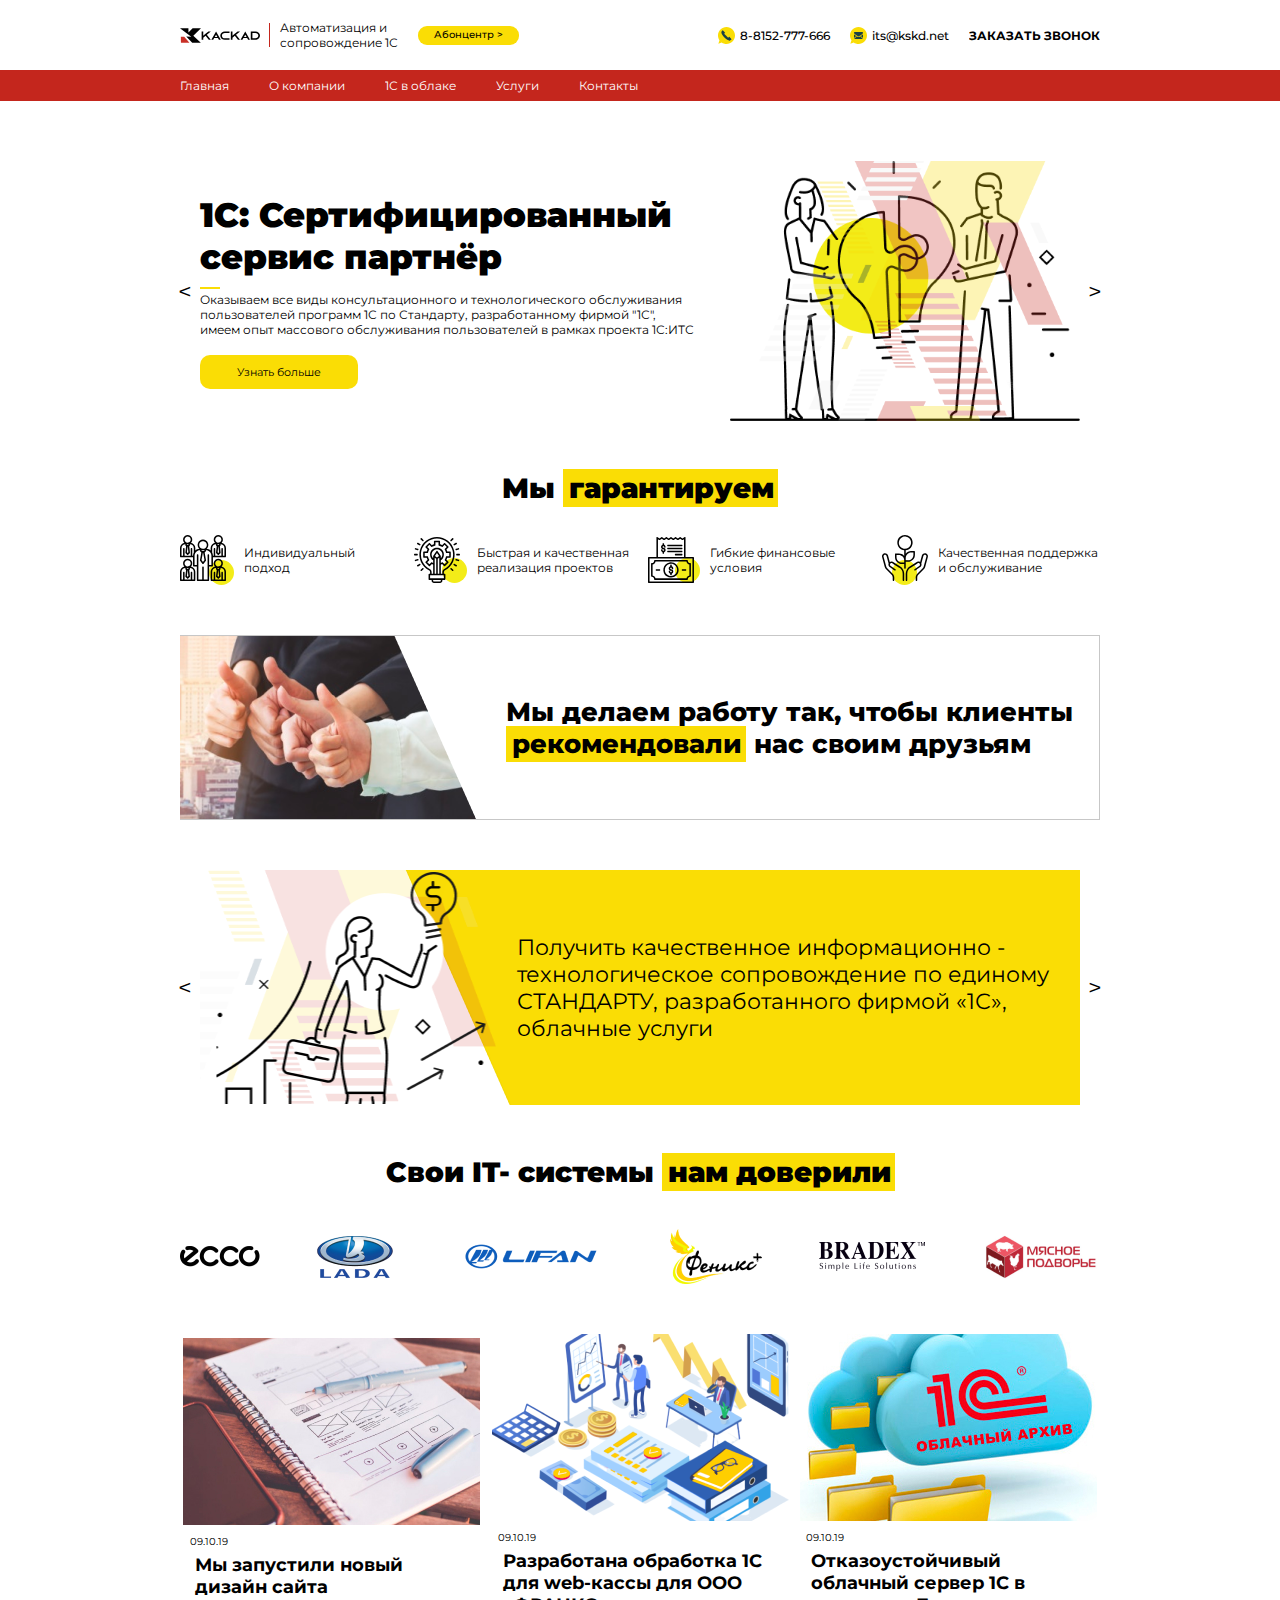
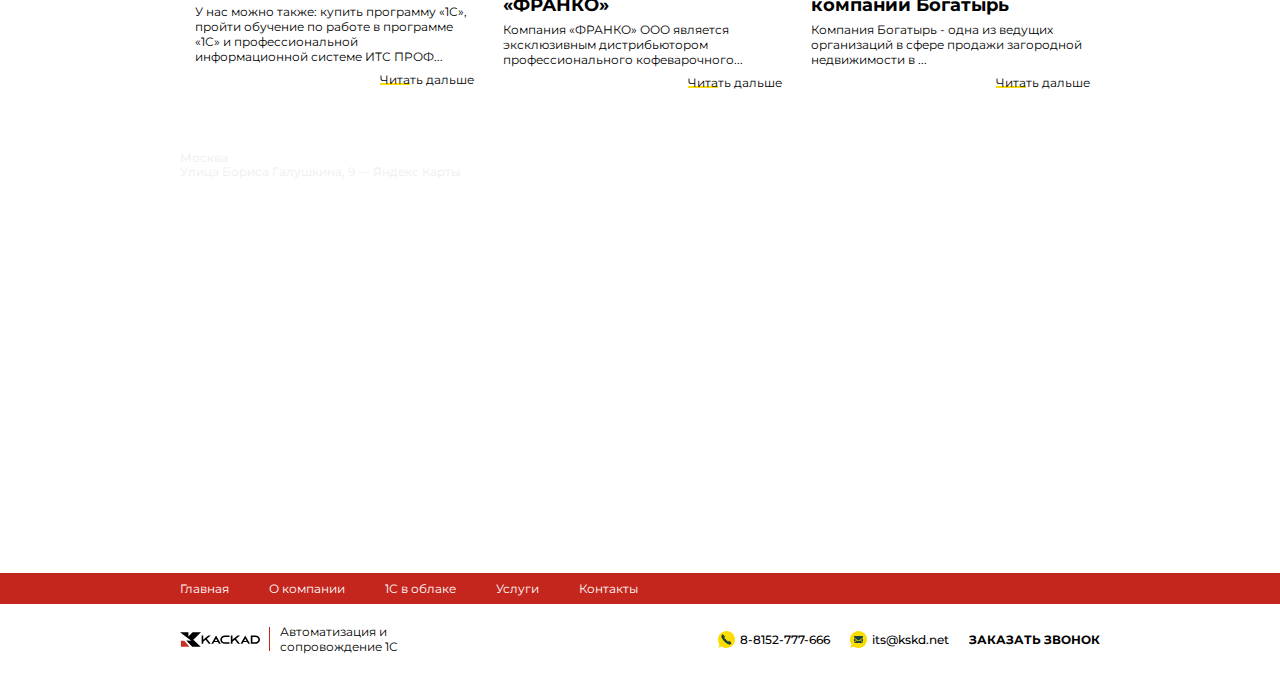
<file: index.html>
<!DOCTYPE html>
<html lang="en">

<head>
    <meta charset="UTF-8">
    <meta name="viewport" content="width=device-width, initial-scale=1.0">
    <title>Document</title>
    <link rel="stylesheet" href="./css/main.css">
    <script src="./js/javaScript.js" defer></script>
    <link href="https://fonts.googleapis.com/css?family=Montserrat: regular, 500, 700, 900, 600, 800"
        rel="stylesheet" />
    <link href="https://fonts.googleapis.com/css?family=Roboto: regular" rel="stylesheet" />
</head>

<body>
    <section class="navigation">
        <div class="container">
            <div class="nav-row">
                <div class="nav-row__info">
                    <img src="img/logo.svg" alt="Логотип">
                    <p>Автоматизация и <br> сопровождение 1С</p>
                    <button>Абонцентр &gt;</button>
                </div>
                <div class="nav-row__contacts">
                    <div class="nav-row__contact-phone">
                        <img src="img/number.svg" alt="Номер телефона">
                        <p>8-8152-777-666</p>
                    </div>
                    <div class="nav-row__contact-email">
                        <img src="img/email.svg" alt="Электронная почта">
                        <p>its@kskd.net</p>
                    </div>
                    <div class="nav-row__contact-order">
                        <button>ЗАКАЗАТЬ ЗВОНОК</button>
                    </div>
                </div>
            </div>
        </div>
    </section>
    <section class="red">
        <div class="red_block">
            <div class="container">
                <ul class="red-list">
                    <li class="red-list__item"><a href="#">Главная</a></li>
                    <li class="red-list__item"><a href="#">О компании</a></li>
                    <li class="red-list__item"><a href="#">1С в облаке</a></li>
                    <li class="red-list__item"><a href="#">Услуги</a></li>
                    <li class="red-list__item"><a href="#">Контакты</a></li>
                </ul>
            </div>
        </div>
    </section>
    <section class='container-slider header__container-slider'>
        <div class='header-slider'>
            <div class="slider-block header__slider-block">
                <div class="header__slider-block__info">
                    <h1 class="header__slider-block__title">1С: Сертифицированный <br> сервис партнёр</h1>
                    <ul class="header__slider-block__subtitle header__slider-block__subtitle">
                        <li class="header__slider-block__item">
                            Оказываем все виды консультационного и технологического обслуживания <br> пользователей
                            программ 1С по
                            Стандарту, разработанному фирмой "1С", <br> имеем опыт массового обслуживания пользователей
                            в рамках проекта 1С:ИТС
                        </li>
                    </ul>
                    <a href="fresh.html"><button class="header__slider-block__button">Узнать больше</button></a>
                </div>
                <div class="header__slider-block__images">
                    <img class="slider-block__image" src="img/peopleWithLamp.png" alt="" style="height: 260px;">
                    <img class="slider-block__background" src="img/backgroundVectors.png" alt="">
                </div>
            </div>
            <div class="slider-block header__slider-block">
                <div class="header__slider-block__info">
                    <h1 class="header__slider-block__title">Выявим потребности, <br> предложим оптимальную <br>
                        автоматизацию</h1>
                    <ul class="header__slider-block__subtitle header__slider-block__subtitle">
                        <li class="header__slider-block__item">
                            Поможем тратить меньше, зарабатывать больше и развиваться <br> эффективнее.
                        </li>
                    </ul>
                    <button class="header__slider-block__button">Узнать больше</button>
                </div>
                <div class="header__slider-block__images">
                    <img class="slider-block__image" src="img/peopleWithDesk.png" alt="" style="height: 260px;">
                    <img class="slider-block__background" src="img/backgroundVectors.png" alt="">
                </div>
            </div>
            <div class="slider-block header__slider-block">
                <div class="header__slider-block__info">
                    <h1 class="header__slider-block__title">Аренда программ</h1>
                    <ul class="header__slider-block__subtitle header__slider-block__subtitle">
                        <li class="header__slider-block__item">
                            Отправьте заявку и начните работать в «1С» через 15 минут.
                        </li>
                        <li class="header__slider-block__item">
                            Вам не нужно покупать программы «1С» и сервер для их работы.
                        </li>
                        <li class="header__slider-block__item">
                            Работайте в «1С» из офиса, домаили отпуска.
                        </li>
                        <li class="header__slider-block__item">
                            Работайте в нескольких программах «1С» по стоимости одной.
                        </li>
                    </ul>
                    <button class="header__slider-block__button">Узнать больше</button>
                </div>
                <div class="header__slider-block__images">
                    <img class="slider-block__image" src="img/peopleFly.png" alt="" style="height: 260px;">
                    <img class="slider-block__background" src="img/backgroundVectors.png" alt="">
                </div>
            </div>
            <div class="slider-block header__slider-block">
                <div class="header__slider-block__info">
                    <h1 class="header__slider-block__title">Облачный 1С <br> Перенесем старые базы <br> или создадим
                        новые</h1>
                    <ul class="header__slider-block__subtitle header__slider-block__subtitle">
                        <li class="header__slider-block__item">
                            Более 20 программных продуктов
                        </li>
                        <li class="header__slider-block__item">
                            Работайте с 1С в любое время, с любого устройства, с любой точки мира
                        </li>
                        <li class="header__slider-block__item">
                            Работай 30 дней бесплатно, страт за 1 минуту
                        </li>
                    </ul>
                    <button class="header__slider-block__button">Узнать больше</button>
                </div>
                <div class="header__slider-block__images">
                    <img class="slider-block__image" src="img/peopleStairs.png" alt="" style="height: 260px;">
                    <img class="slider-block__background" src="img/backgroundVectors.png" alt="">
                </div>
            </div>
        </div>
        <button class="prev-button header__prev-button button" aria-label="Посмотреть предыдущий слайд">&lt;</button>
        <button class="next-button header__next-button button" aria-label="Посмотреть следующий слайд">&gt;</button>
    </section>
    <section class="guarantees">
        <div class="container">
            <div class="guarantees-block">
                <h2>Мы <span class="accent-title">гарантируем</span></h2>
                <ul class="guarantees-block__list">
                    <li class="guarantees-block__item">
                        <img src="/img/guaranteePeople.svg" alt="Индивидуальный подход">
                        <p>Индивидуальный подход</p>
                    </li>
                    <li class="guarantees-block__item">
                        <img src="/img/guaranteeLamp.svg" alt="Реализация проектов">
                        <p>Быстрая и качественная реализация проектов</p>
                    </li>
                    <li class="guarantees-block__item">
                        <img src="/img/guaranteeMoney.svg" alt="Финансовые условия">
                        <p>Гибкие финансовые условия</p>
                    </li>
                    <li class="guarantees-block__item">
                        <img src="/img/guaranteeSupport.svg" alt="Поддержка">
                        <p>Качественная поддержка и обслуживание </p>
                    </li>
                </ul>
            </div>
        </div>
    </section>
    <section class="recommendations">
        <div class="container">
            <div class="recommendation-block">
                <img class="recommendation-block__img" src="./img/recommendation.png" alt="Рекомендации">
                <h2>Мы делаем работу так, чтобы клиенты <span class="accent-title">рекомендовали</span> нас своим
                    друзьям</h2>
            </div>
        </div>
    </section>
    <section class="container-slider guarantees__container-slider">
        <div class="guarantees-slider">
            <div class="slider-block guarantees__slider-block">
                <div class="guarantees__slider-block__images">
                    <img class="guarantees__slider-block__image-rectangle" src="img/rectangleSlider.png" alt="">
                    <img class="guarantees__slider-block__image-vectors" src="img/backgroundVectorsSlider.png" alt="">
                    <img class="guarantees__slider-block__image-women" src="img/womenWithLamp.png" alt="">
                </div>
                <div class="guarantees__slider-block__info">
                    <h2 class="guarantees__slider-block__title">
                        Получить качественное информационно - технологическое сопровождение по единому СТАНДАРТУ,
                        разработанного фирмой «1С», облачные услуги
                    </h2>
                </div>
            </div>
            <div class="slider-block guarantees__slider-block">
                <div class="guarantees__slider-block__images">
                    <img class="guarantees__slider-block__image-rectangle" src="img/rectangleSlider.png" alt="">
                    <img class="guarantees__slider-block__image-vectors" src="img/backgroundVectorsSlider.png" alt="">
                    <img class="guarantees__slider-block__image-women" src="img/manInCircle.png" alt="">
                </div>
                <div class="guarantees__slider-block__info">
                    <h2 class="guarantees__slider-block__title">
                        Произвести обследование бизнес-процессов <br> предприятия для выявления проблемных <br> участков
                        и возможностей его оптимизации.
                    </h2>
                </div>
            </div>
            <div class="slider-block guarantees__slider-block">
                <div class="guarantees__slider-block__images">
                    <img class="guarantees__slider-block__image-rectangle" src="img/rectangleSlider.png" alt="">
                    <img class="guarantees__slider-block__image-vectors" src="img/backgroundVectorsSlider.png" alt="">
                    <img class="guarantees__slider-block__image-women" src="img/tasks.png" alt="">
                </div>
                <div class="guarantees__slider-block__info">
                    <h2 class="guarantees__slider-block__title">
                        Доработки существующих систем автоматизации <br> и разработки нового бизнес-решения
                    </h2>
                </div>
            </div>
            <div class="slider-block guarantees__slider-block">
                <div class="guarantees__slider-block__images">
                    <img class="guarantees__slider-block__image-rectangle" src="img/rectangleSlider.png" alt="">
                    <img class="guarantees__slider-block__image-vectors" src="img/backgroundVectorsSlider.png" alt="">
                    <img class="guarantees__slider-block__image-women" src="img/processor.png" alt="">
                </div>
                <div class="guarantees__slider-block__info">
                    <h2 class="guarantees__slider-block__title">
                        Для создания единого информационного <br> пространства на предприятии
                    </h2>
                </div>
            </div>
            <div class="slider-block guarantees__slider-block">
                <div class="guarantees__slider-block__images">
                    <img class="guarantees__slider-block__image-rectangle" src="img/rectangleSlider.png" alt="">
                    <img class="guarantees__slider-block__image-vectors" src="img/backgroundVectorsSlider.png" alt="">
                    <img class="guarantees__slider-block__image-women" src="img/ManAtTheDesk.png" alt="">
                </div>
                <div class="guarantees__slider-block__info">
                    <h2 class="guarantees__slider-block__title">
                        Для поддержки сложных авторизированных систем учета
                    </h2>
                </div>
            </div>
            <div class="slider-block guarantees__slider-block">
                <div class="guarantees__slider-block__images">
                    <img class="guarantees__slider-block__image-rectangle" src="img/rectangleSlider.png" alt="">
                    <img class="guarantees__slider-block__image-vectors" src="img/backgroundVectorsSlider.png" alt="">
                    <img class="guarantees__slider-block__image-women" src="img/awards.png" alt="">
                </div>
                <div class="guarantees__slider-block__info">
                    <h2 class="guarantees__slider-block__title">
                        1С нам доверяет, подкрепляя наши успехи <br> партнерскими статусами и сертификатами
                    </h2>
                </div>
            </div>
        </div>
        <button class="prev-button guarantees__prev-button button"
            aria-label="Посмотреть предыдущий слайд">&lt;</button>
        <button class="next-button guarantees__next-button button" aria-label="Посмотреть следующий слайд">&gt;</button>
    </section>
    <section class="sponsors">
        <div class="container">
            <div class="sponsors-block">
                <h2>Свои IT- системы <span class="accent-title">нам доверили</span></h2>
                <ul class="sponsors-block__list">
                    <li class="sponsors-block__item"><img src="./img/ecco.png" alt=""></li>
                    <li class="sponsors-block__item"><img src="./img/lada.png" alt=""></li>
                    <li class="sponsors-block__item"><img src="./img/lifan.png" alt=""></li>
                    <li class="sponsors-block__item"><img src="./img/phenix.png" alt=""></li>
                    <li class="sponsors-block__item"><img src="./img/bradex.png" alt=""></li>
                    <li class="sponsors-block__item"><img src="./img/meat.png" alt=""></li>
                </ul>
            </div>
        </div>
    </section>
    <section class="news">
        <div class="container">
            <div class="news-block">
                <h2></h2>
                <ul class="news-block__list">
                    <li class="news-block__item">
                        <img src="/img/oneNews.jpg" alt="Новый дизайн сайта">
                        <div class="news-block__item-wrap">
                            <p class="news-block__item-date">09.10.19</p>
                            <div class="news-block__item-wrap--content">
                                <h3>Мы запустили новый дизайн сайта</h3>
                                <p>У нас можно также: купить программу «1С», пройти обучение по работе в программе «1С»
                                    и профессиональной информационной системе ИТС ПРОФ...</p>
                            </div>
                            <div class="news-block__item-link">
                                <a href="#">Читать дальше</a>
                            </div>
                        </div>
                    </li>
                    <li class="news-block__item">
                        <img src="/img/twoNews.png" alt="Новый дизайн сайта">
                        <div class="news-block__item-wrap">
                            <p class="news-block__item-date">09.10.19</p>
                            <div class="news-block__item-wrap--content">
                                <h3>Разработана обработка 1С для web-кассы для ООО «ФРАНКО»</h3>
                                <p>Компания «ФРАНКО» ООО является эксклюзивным дистрибьютором профессионального
                                    кофеварочного...</p>
                            </div>
                            <div class="news-block__item-link">
                                <a href="#">Читать дальше</a>
                            </div>
                        </div>
                    </li>
                    <li class="news-block__item">
                        <img src="/img/threeNews.jpg" alt="Новый дизайн сайта">
                        <div class="news-block__item-wrap">
                            <p class="news-block__item-date">09.10.19</p>
                            <div class="news-block__item-wrap--content">
                                <h3>Отказоустойчивый облачный сервер 1С в компании Богатырь</h3>
                                <p>Компания Богатырь - одна из ведущих организаций в сфере продажи загородной
                                    недвижимости в ...</p>
                            </div>
                            <div class="news-block__item-link">
                                <a href="#">Читать дальше</a>
                            </div>
                        </div>
                    </li>
                </ul>
            </div>
        </div>
    </section>
    <section class="map" style="margin-top: 50px;">
        <div class="container">
            <div style="position:relative;overflow:hidden;"><a
                    href="https://yandex.ru/maps/213/moscow/?utm_medium=mapframe&utm_source=maps"
                    style="color:#eee;font-size:12px;position:absolute;top:0px;">Москва</a><a
                    href="https://yandex.ru/maps/213/moscow/house/ulitsa_borisa_galushkina_9/Z04YcAJlSEAPQFtvfXRzdXpgYw==/?ll=37.657700%2C55.824305&utm_medium=mapframe&utm_source=maps&z=16.6"
                    style="color:#eee;font-size:12px;position:absolute;top:14px;">Улица Бориса Галушкина, 9 —
                    Яндекс Карты</a><iframe
                    src="https://yandex.ru/map-widget/v1/?ll=37.657700%2C55.824305&mode=whatshere&whatshere%5Bpoint%5D=37.655353%2C55.824491&whatshere%5Bzoom%5D=17&z=16.6"
                    width="100%" height="400" frameborder="1" allowfullscreen="true" style="position:relative;"></iframe>
            </div>
        </div>
    </section>
    <section class="red">
        <div class="red_block">
            <div class="container">
                <ul class="red-list">
                    <li class="red-list__item"><a href="#">Главная</a></li>
                    <li class="red-list__item"><a href="#">О компании</a></li>
                    <li class="red-list__item"><a href="#">1С в облаке</a></li>
                    <li class="red-list__item"><a href="#">Услуги</a></li>
                    <li class="red-list__item"><a href="#">Контакты</a></li>
                </ul>
            </div>
        </div>
    </section>
    <section class="navigation navigation--footer">
        <div class="container">
            <div class="nav-row">
                <div class="nav-row__info">
                    <img src="img/logo.svg" alt="Логотип">
                    <p>Автоматизация и <br> сопровождение 1С</p>
                </div>
                <div class="nav-row__contacts">
                    <div class="nav-row__contact-phone">
                        <img src="img/number.svg" alt="Номер телефона">
                        <p>8-8152-777-666</p>
                    </div>
                    <div class="nav-row__contact-email">
                        <img src="img/email.svg" alt="Электронная почта">
                        <p>its@kskd.net</p>
                    </div>
                    <div class="nav-row__contact-order">
                        <button>ЗАКАЗАТЬ ЗВОНОК</button>
                    </div>
                </div>
            </div>
        </div>
    </section>
</body>

</html>
</file>
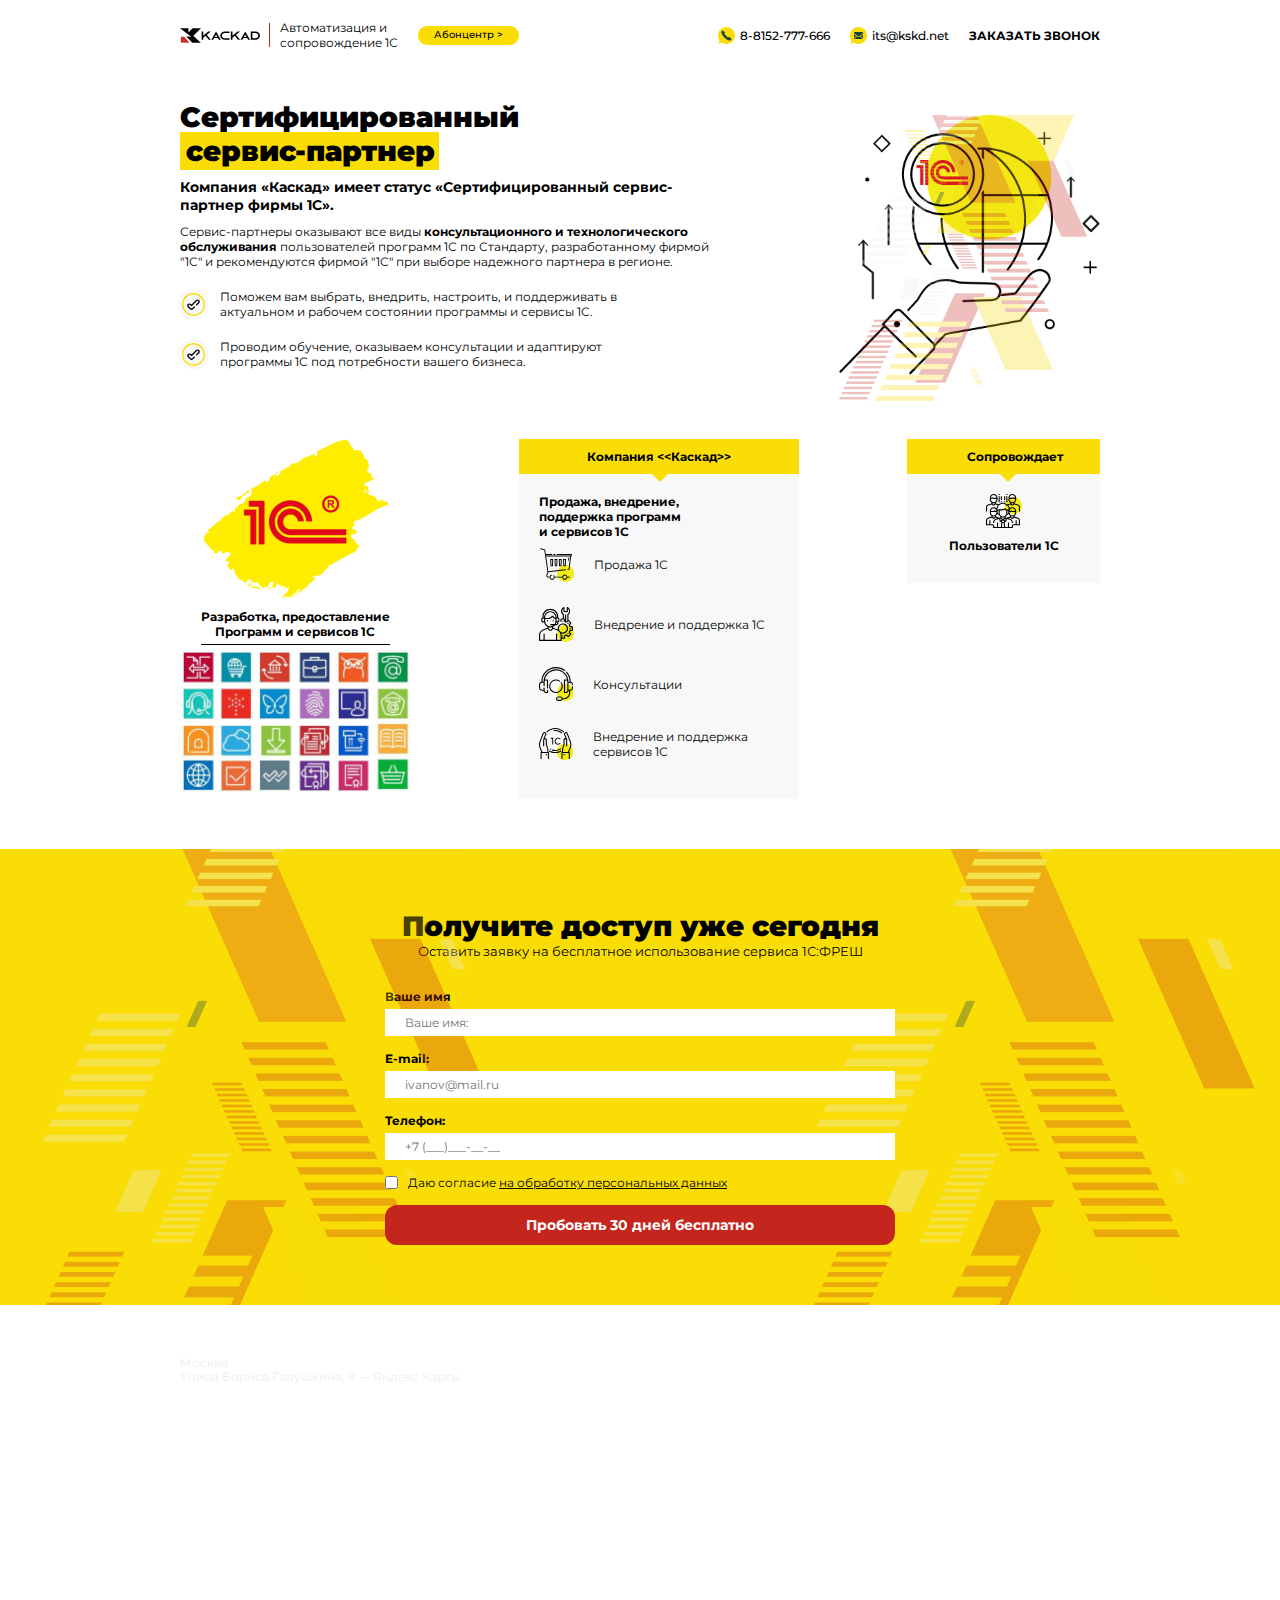
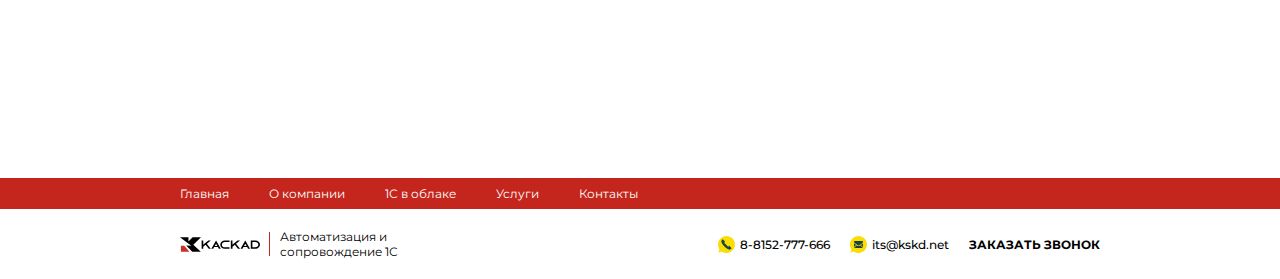
<file: certifiedServicePartner.html>
<!DOCTYPE html>
<html lang="en">

<head>
    <meta charset="UTF-8">
    <meta name="viewport" content="width=device-width, initial-scale=1.0">
    <title>Document</title>
    <link rel="stylesheet" href="./css/main.css">
    <link href="https://fonts.googleapis.com/css?family=Montserrat: regular, 500, 700, 900, 600, 800"
        rel="stylesheet" />
    <link href="https://fonts.googleapis.com/css?family=Roboto: regular" rel="stylesheet" />
</head>

<body>
     <section class="navigation">
        <div class="container">
            <div class="nav-row">
                <div class="nav-row__info">
                    <a href="/index.html"><img src="img/logo.svg" alt="Логотип"></a>
                    <p>Автоматизация и <br> сопровождение 1С</p>
                    <button>Абонцентр &gt;</button>
                </div>
                <div class="nav-row__contacts">
                    <div class="nav-row__contact-phone">
                        <img src="img/number.svg" alt="Номер телефона">
                        <p>8-8152-777-666</p>
                    </div>
                    <div class="nav-row__contact-email">
                        <img src="img/email.svg" alt="Электронная почта">
                        <p>its@kskd.net</p>
                    </div>
                    <div class="nav-row__contact-order">
                        <button>ЗАКАЗАТЬ ЗВОНОК</button>
                    </div>
                </div>
            </div>
        </div>
    </section>
    <section class="slider-item">
        <div class="container">
            <div class="container__slider-item">
                <div class="container__slider-item__info">
                    <h1 class="slider-item__title">Сертифицированный<br><span class="accent-title">сервис-партнер</span>
                    </h1>
                    <p class="slider-item__subtitle">
                        Компания «Каскад» имеет статус «Сертифицированный сервис-партнер фирмы 1С».
                    </p>
                    <p style="margin-bottom: 20px;">
                        Сервис-партнеры оказывают все виды <strong>консультационного и технологического
                            обслуживания</strong>
                        пользователей программ 1С по Стандарту, разработанному фирмой "1С" и рекомендуются фирмой "1С"
                        при выборе надежного партнера в регионе.
                    </p>
                    <ul class="slider-item__list">
                        <li class="slider-item__list__item">
                            Поможем вам выбрать, внедрить, настроить, и поддерживать в актуальном и рабочем состоянии
                            программы и сервисы 1С.

                        </li>
                        <li class="slider-item__list__item">
                            Проводим обучение, оказываем консультации и адаптируют программы 1С под потребности вашего
                            бизнеса.

                        </li>
                    </ul>
                </div>
                <div class="container__slider-item__images">
                    <img class="container__slider-item__image" src="img/1cGlobalInHand.png" alt=""
                        style="height: 260px;">
                    <img class="container__slider-item__background" src="img/backgroundVectors.png" alt="">
                </div>
            </div>
        </div>
    </section>
    <section class="way">
        <div class="container">
            <div class="additional-information">
                <div class="programms-company">
                    <img src="/img/1CProgramms.png" alt="">
                    <p><strong>Разработка, предоставление
                            Программ и сервисов 1С</strong></p>
                    <img src="/img/listProgramms.png" alt="">
                </div>
                <div class="way-company">
                    <div class="way-company__header">
                        <p>Компания &lt;&lt;Каскад&gt;&gt;</p>
                    </div>
                    <div class="way-company__main">
                        <p><strong>
                                Продажа, внедрение,<br>
                                поддержка программ<br>
                                и сервисов 1С
                            </strong></p>
                        <ul class="way-company__list">
                            <li class="way-company__item">
                                <svg width="35" height="35" viewBox="0 0 35 35" fill="none"
                                    xmlns="http://www.w3.org/2000/svg">
                                    <circle cx="26.5" cy="26.5" r="8.5" fill="#F3EC18" />
                                    <path
                                        d="M29.5078 13.7776C29.4471 13.7706 29.3884 13.7517 29.3351 13.7221C29.2817 13.6924 29.2348 13.6525 29.1968 13.6047C29.1589 13.5569 29.1307 13.502 29.114 13.4433C29.0973 13.3846 29.0922 13.3232 29.0992 13.2625L29.3649 10.9636C29.3789 10.8411 29.4411 10.7292 29.5377 10.6525C29.6343 10.5758 29.7574 10.5407 29.8799 10.5548C30.0024 10.5689 30.1143 10.631 30.191 10.7276C30.2676 10.8242 30.3028 10.9473 30.2887 11.0698L30.0231 13.3688C30.01 13.482 29.9558 13.5865 29.8708 13.6623C29.7858 13.7382 29.6759 13.7803 29.5619 13.7805C29.5438 13.7805 29.5258 13.7795 29.5078 13.7776ZM32.7383 7.44536V9.03911C32.7382 9.16237 32.6892 9.28057 32.6021 9.36773C32.5149 9.45488 32.3967 9.50388 32.2734 9.50395H32.0718L30.5971 22.323C30.5851 22.4272 30.5382 22.5243 30.4641 22.5985C30.3899 22.6727 30.2928 22.7196 30.1886 22.7316L28.9797 22.8702C28.8589 22.8811 28.7386 22.8443 28.6445 22.7678C28.5504 22.6912 28.49 22.5809 28.4761 22.4604C28.4623 22.3399 28.4961 22.2187 28.5703 22.1228C28.6445 22.0268 28.7533 21.9637 28.8734 21.9469L29.7171 21.8494L31.1374 9.50289H7.18225L9.31495 24.2068L26.2926 22.246C26.4147 22.2327 26.5371 22.2683 26.633 22.3449C26.7289 22.4215 26.7907 22.533 26.8047 22.655C26.8187 22.777 26.7839 22.8995 26.7079 22.9959C26.6319 23.0924 26.5208 23.1548 26.3989 23.1696L9.26873 25.1493L8.26706 28.2026C8.21156 28.3721 8.197 28.5524 8.22456 28.7286C8.25213 28.9048 8.32104 29.072 8.42565 29.2165C8.53026 29.3609 8.6676 29.4786 8.82642 29.5597C8.98524 29.6409 9.16102 29.6833 9.33939 29.6835H10.5844C10.6723 29.2062 10.8921 28.763 11.2189 28.4043C11.5458 28.0455 11.9666 27.7854 12.4337 27.6536C12.552 27.6216 12.6782 27.6377 12.7848 27.6984C12.8913 27.759 12.9696 27.8593 13.0026 27.9774C13.0355 28.0955 13.0205 28.2218 12.9608 28.3288C12.901 28.4359 12.8014 28.515 12.6836 28.549C12.386 28.6321 12.1175 28.7965 11.9083 29.0239C11.6991 29.2512 11.5575 29.5324 11.4994 29.8359C11.4412 30.1393 11.4689 30.4529 11.5793 30.7415C11.6897 31.0301 11.8784 31.2821 12.1242 31.4693C12.37 31.6565 12.6632 31.7713 12.9707 31.801C13.2782 31.8307 13.5879 31.774 13.865 31.6372C14.142 31.5005 14.3754 31.2892 14.5389 31.027C14.7025 30.7649 14.7896 30.4623 14.7905 30.1534V30.1483V30.1433C14.7907 29.9184 14.7448 29.6959 14.6556 29.4895C14.5665 29.283 14.4361 29.097 14.2723 28.9429C14.1828 28.8581 14.1307 28.7411 14.1275 28.6179C14.1242 28.4946 14.1701 28.3751 14.2549 28.2856C14.3398 28.1962 14.4567 28.1441 14.58 28.1408C14.7032 28.1375 14.8227 28.1834 14.9122 28.2682C15.3096 28.6476 15.5769 29.143 15.6756 29.6835H23.2836C23.392 29.0873 23.7062 28.548 24.1714 28.1597C24.6366 27.7714 25.2234 27.5587 25.8294 27.5587C26.4354 27.5587 27.0221 27.7714 27.4874 28.1597C27.9526 28.548 28.2668 29.0873 28.3751 29.6835H30.4805C30.6038 29.6835 30.722 29.7325 30.8092 29.8196C30.8963 29.9068 30.9453 30.025 30.9453 30.1483C30.9453 30.2716 30.8963 30.3898 30.8092 30.477C30.722 30.5642 30.6038 30.6132 30.4805 30.6132H28.3751C28.2668 31.2094 27.9526 31.7487 27.4874 32.137C27.0221 32.5253 26.4354 32.7379 25.8294 32.7379C25.2234 32.7379 24.6366 32.5253 24.1714 32.137C23.7062 31.7487 23.392 31.2094 23.2836 30.6132H15.6764C15.568 31.2094 15.2539 31.7487 14.7886 32.137C14.3234 32.5253 13.7366 32.7379 13.1307 32.7379C12.5247 32.7379 11.9379 32.5253 11.4727 32.137C11.0074 31.7487 10.6933 31.2094 10.5849 30.6132H9.33939C9.01418 30.6129 8.69366 30.5356 8.40408 30.3876C8.1145 30.2396 7.8641 30.0251 7.67337 29.7617C7.48265 29.4982 7.35703 29.1934 7.3068 28.8721C7.25657 28.5508 7.28316 28.2221 7.38439 27.9131L8.44476 24.6804L5.3489 3.33959L1.58845 2.17031C1.47073 2.13368 1.37239 2.05178 1.31505 1.94264C1.25771 1.8335 1.24608 1.70605 1.28271 1.58833C1.31935 1.47061 1.40124 1.37226 1.51039 1.31493C1.61953 1.25759 1.74698 1.24596 1.8647 1.28259L5.90459 2.539C5.98843 2.56503 6.06319 2.61427 6.12021 2.68102C6.17723 2.74777 6.21418 2.82931 6.22679 2.91619L6.81621 6.98025H12.7234C12.8467 6.98025 12.965 7.02922 13.0521 7.1164C13.1393 7.20357 13.1883 7.32181 13.1883 7.44509C13.1883 7.56838 13.1393 7.68661 13.0521 7.77379C12.965 7.86096 12.8467 7.90994 12.7234 7.90994H6.95195L7.04837 8.574H31.8086V7.90994H17.8965C17.7732 7.90994 17.655 7.86096 17.5678 7.77379C17.4806 7.68661 17.4317 7.56838 17.4317 7.44509C17.4317 7.32181 17.4806 7.20357 17.5678 7.1164C17.655 7.02922 17.7732 6.98025 17.8965 6.98025H32.2734C32.3345 6.98025 32.395 6.99228 32.4514 7.01566C32.5078 7.03904 32.5591 7.0733 32.6022 7.11649C32.6454 7.15969 32.6796 7.21096 32.703 7.26739C32.7263 7.32382 32.7383 7.38429 32.7383 7.44536ZM24.1692 30.1483C24.1692 30.4767 24.2666 30.7977 24.449 31.0707C24.6314 31.3437 24.8907 31.5565 25.1941 31.6821C25.4974 31.8078 25.8312 31.8406 26.1533 31.7766C26.4753 31.7125 26.7711 31.5544 27.0033 31.3222C27.2355 31.0901 27.3936 30.7943 27.4576 30.4722C27.5217 30.1502 27.4888 29.8164 27.3632 29.513C27.2375 29.2097 27.0247 28.9504 26.7517 28.768C26.4787 28.5855 26.1577 28.4882 25.8294 28.4882C25.3892 28.4887 24.9673 28.6637 24.656 28.975C24.3448 29.2862 24.1697 29.7082 24.1692 30.1483ZM14.5927 7.9102H15.904C16.0273 7.9102 16.1456 7.86123 16.2327 7.77405C16.3199 7.68688 16.3689 7.56864 16.3689 7.44536C16.3689 7.32207 16.3199 7.20384 16.2327 7.11666C16.1456 7.02949 16.0273 6.98052 15.904 6.98052H14.5927C14.4694 6.98052 14.3511 7.02949 14.264 7.11666C14.1768 7.20384 14.1278 7.32207 14.1278 7.44536C14.1278 7.56864 14.1768 7.68688 14.264 7.77405C14.3511 7.86123 14.4694 7.9102 14.5927 7.9102ZM13.7227 12.0694C13.7854 12.0694 13.8473 12.0821 13.9049 12.1067C13.9625 12.1313 14.0146 12.1673 14.0579 12.2125C14.1013 12.2577 14.1351 12.3112 14.1573 12.3697C14.1795 12.4283 14.1896 12.4907 14.187 12.5533L13.9235 18.9283C13.9187 19.0482 13.8676 19.1615 13.7811 19.2446C13.6945 19.3277 13.5792 19.3741 13.4592 19.3741H11.9855C11.8655 19.3741 11.7502 19.3277 11.6636 19.2446C11.577 19.1616 11.5259 19.0482 11.521 18.9283L11.2575 12.5533C11.2549 12.4907 11.2651 12.4283 11.2873 12.3697C11.3095 12.3111 11.3433 12.2576 11.3867 12.2124C11.43 12.1672 11.4821 12.1312 11.5398 12.1066C11.5974 12.0821 11.6594 12.0694 11.722 12.0694H13.7227ZM13.2382 12.999H12.2065L12.4315 18.4444H13.0132L13.2382 12.999ZM18.0025 12.0694C18.0651 12.0694 18.1271 12.0821 18.1848 12.1066C18.2424 12.1312 18.2945 12.1672 18.3379 12.2124C18.3813 12.2576 18.4151 12.3111 18.4373 12.3697C18.4595 12.4283 18.4696 12.4907 18.4671 12.5533L18.2036 18.9283C18.1987 19.0482 18.1476 19.1615 18.0611 19.2446C17.9745 19.3277 17.8592 19.3741 17.7392 19.3741H16.2653C16.1453 19.3741 16.03 19.3277 15.9434 19.2446C15.8569 19.1615 15.8059 19.0482 15.801 18.9283L15.5375 12.5533C15.5349 12.4907 15.5451 12.4283 15.5673 12.3697C15.5895 12.3111 15.6233 12.2576 15.6667 12.2124C15.7101 12.1672 15.7621 12.1312 15.8198 12.1066C15.8774 12.0821 15.9394 12.0694 16.0021 12.0694H18.0025ZM17.5182 12.999H16.4863L16.7115 18.4444H17.2922L17.5182 12.999ZM22.2825 12.0694C22.3452 12.0694 22.4072 12.0821 22.4648 12.1066C22.5224 12.1312 22.5745 12.1672 22.6179 12.2124C22.6613 12.2576 22.6951 12.3111 22.7173 12.3697C22.7395 12.4283 22.7496 12.4907 22.7471 12.5533L22.4836 18.9283C22.4786 19.048 22.4277 19.1611 22.3414 19.2442C22.2551 19.3272 22.1401 19.3737 22.0203 19.3741H20.5453C20.4254 19.374 20.3101 19.3276 20.2236 19.2445C20.1371 19.1615 20.0861 19.0482 20.0813 18.9283L19.8178 12.5533C19.8152 12.4907 19.8253 12.4283 19.8475 12.3697C19.8697 12.3112 19.9035 12.2577 19.9469 12.2125C19.9902 12.1673 20.0423 12.1313 20.0999 12.1067C20.1575 12.0821 20.2194 12.0694 20.2821 12.0694H22.2825ZM21.798 12.999H20.7663L20.9913 18.4444H21.573L21.798 12.999ZM26.5625 12.0694C26.6252 12.0694 26.6872 12.0821 26.7448 12.1066C26.8024 12.1312 26.8545 12.1672 26.8979 12.2124C26.9413 12.2576 26.9751 12.3111 26.9973 12.3697C27.0195 12.4283 27.0296 12.4907 27.0271 12.5533L26.7636 18.9283C26.7587 19.0482 26.7075 19.1616 26.621 19.2446C26.5344 19.3277 26.419 19.3741 26.299 19.3741H24.8253C24.7053 19.3741 24.59 19.3277 24.5034 19.2446C24.4168 19.1616 24.3657 19.0482 24.3607 18.9283L24.0975 12.5533C24.095 12.4907 24.1051 12.4283 24.1273 12.3697C24.1495 12.3112 24.1833 12.2577 24.2266 12.2125C24.27 12.1673 24.322 12.1313 24.3796 12.1067C24.4372 12.0821 24.4992 12.0694 24.5618 12.0694H26.5625ZM26.078 12.999H25.0463L25.2713 18.4444H25.853L26.078 12.999Z"
                                        fill="black" />
                                </svg>
                                <p>Продажа 1С</p>
                            </li>
                            <li class="way-company__item">
                                <svg width="35" height="35" viewBox="0 0 35 35" fill="none"
                                    xmlns="http://www.w3.org/2000/svg">
                                    <circle cx="26.5" cy="26.5" r="8.5" fill="#F3EC18" />
                                    <path d="M7.93262 13.1448H9.06595V14.2721H7.93262V13.1448Z" fill="black" />
                                    <path d="M13.5996 13.1448H14.7329V14.2721H13.5996V13.1448Z" fill="black" />
                                    <path
                                        d="M33.5132 19.3504L31.2989 19.0362C31.1934 18.7283 31.0694 18.4267 30.9263 18.1343L32.2658 16.3574C32.4351 16.1334 32.4124 15.8191 32.2134 15.6204L29.8093 13.2291C29.7172 13.1382 29.5954 13.0811 29.4658 13.0699V7.64392C30.5396 6.78857 31.1651 5.49426 31.1658 4.12598C31.1764 2.38145 30.1642 0.791222 28.5747 0.0542356C28.2913 -0.0789292 27.9542 0.0415533 27.8203 0.323383C27.7842 0.398068 27.7658 0.480504 27.7658 0.563644V3.72014L26.6324 4.09639L25.4991 3.72014V0.563644C25.4977 0.252221 25.2427 0.00139245 24.9303 0.00209702C24.8474 0.00209702 24.766 0.0211206 24.6909 0.0563493C23.1014 0.792631 22.0892 2.38215 22.0991 4.12598C22.0998 5.49426 22.7253 6.78857 23.7991 7.64392V11.4536H22.0991C21.8172 11.4536 21.5785 11.6593 21.5381 11.9369L21.1712 14.4896L22.2932 14.6488L22.59 12.5802H25.0075L25.3043 14.6488C25.3362 14.8679 25.4934 15.0483 25.7066 15.1096C26.1791 15.2456 26.6353 15.4316 27.0666 15.6662C27.2614 15.7726 27.5015 15.7557 27.6793 15.6225L29.3574 14.3712L31.0666 16.0714L29.8058 17.7405C29.6726 17.9173 29.6549 18.1555 29.7618 18.3499C29.997 18.779 30.1847 19.2328 30.3214 19.7027C30.3838 19.9148 30.5651 20.0712 30.7847 20.1029L32.8643 20.3981V22.8029L30.7847 23.0981C30.5644 23.1298 30.383 23.2862 30.3214 23.4983C30.1847 23.9682 29.9977 24.422 29.7618 24.8511C29.6549 25.0448 29.6719 25.2837 29.8058 25.4605L31.0638 27.1297L29.3545 28.8298L27.6779 27.5743C27.5001 27.4418 27.2607 27.4242 27.0652 27.5306C26.6338 27.7645 26.1777 27.9512 25.7052 28.0872C25.492 28.1492 25.3348 28.3296 25.3029 28.548L25.0075 30.618H22.6657V28.2344C22.665 27.6391 22.5793 27.0465 22.4107 26.4751C25.147 27.272 28.0144 25.7114 28.8155 22.9896C29.6166 20.2678 28.0477 17.4157 25.3114 16.6188C22.5751 15.8219 19.7077 17.3826 18.9066 20.1043C18.6778 20.8808 18.6375 21.6995 18.7876 22.4943C18.7742 22.4886 18.7607 22.4816 18.7472 22.4766L14.1657 20.6539V19.7873C14.9229 19.4019 15.5937 18.8678 16.137 18.2168H17.5657C18.5043 18.2168 19.2657 17.4594 19.2657 16.5258V15.2949C19.9422 15.0568 20.3962 14.4219 20.3991 13.7075V12.0165C20.3962 11.3028 19.9422 10.6673 19.2657 10.4291V9.76188C19.2657 5.40337 15.7142 1.87063 11.3324 1.87063C6.95065 1.87063 3.39906 5.40408 3.39906 9.76258V10.4298C2.7226 10.668 2.26856 11.3028 2.26573 12.0172V13.7082C2.26573 14.6418 3.02719 15.3992 3.96573 15.3992H5.09906C5.13519 15.3992 5.17061 15.3935 5.20602 15.3914C5.55948 17.2853 6.77569 18.9094 8.49907 19.788V20.6546L3.91756 22.4774C1.54535 23.4123 -0.00944189 25.6966 -0.000941885 28.2344V33.4363C-0.000941885 33.7477 0.252642 34 0.565725 34H22.0991C22.4122 34 22.6657 33.7477 22.6657 33.4363V31.7453H25.4991C25.781 31.7453 26.0197 31.5396 26.0601 31.262L26.376 29.0595C26.6855 28.9545 26.9887 28.8312 27.2827 28.6889L29.0691 30.0212C29.2943 30.1896 29.6103 30.1671 29.81 29.9691L32.2141 27.5778C32.4131 27.3798 32.4358 27.0655 32.2665 26.8408L30.927 25.0639C31.0694 24.7715 31.1941 24.4699 31.2996 24.162L33.5139 23.8478C33.7923 23.8076 33.9991 23.5701 33.9998 23.2904V19.9085C33.9991 19.628 33.7923 19.3899 33.5132 19.3504ZM27.2798 14.51C27.2529 14.4973 27.2232 14.4889 27.1963 14.4762V7.50794H26.0658V11.9778L26.0601 11.9369C26.0197 11.6593 25.781 11.4536 25.4991 11.4536H24.9324V7.36139C24.9324 7.17679 24.8418 7.00417 24.6895 6.89848C23.1481 5.83105 22.7692 3.72367 23.8416 2.19051C23.9925 1.97491 24.1688 1.77692 24.3657 1.60148V4.12527C24.3657 4.36765 24.5216 4.58325 24.7532 4.66005L26.4532 5.22371C26.5694 5.26246 26.6948 5.26246 26.8116 5.22371L28.5116 4.66005C28.7433 4.58395 28.8991 4.36835 28.8991 4.12598V1.60219C30.2995 2.84647 30.4206 4.98486 29.1697 6.3771C28.9926 6.57367 28.7935 6.74982 28.5754 6.9006C28.4238 7.00558 28.3331 7.1775 28.3324 7.36139V13.7265L27.2798 14.51ZM19.8324 21.5995C19.8168 19.4047 21.5926 17.613 23.7991 17.5975C26.0055 17.582 27.8068 19.3483 27.8224 21.5431C27.838 23.7378 26.0622 25.5296 23.8557 25.5451C23.1021 25.55 22.3619 25.3436 21.7215 24.9483C21.3298 24.324 20.8283 23.7752 20.2418 23.3264C19.972 22.7902 19.8317 22.199 19.8324 21.5995ZM17.5657 17.0902H16.878C17.1542 16.5554 17.3497 15.9826 17.4588 15.3914C17.4942 15.3914 17.5296 15.3992 17.5657 15.3992H18.1324V16.5265C18.1324 16.8379 17.8788 17.0902 17.5657 17.0902ZM16.4324 10.8899C15.8976 10.8885 15.394 10.6384 15.0724 10.2135L14.0524 8.86073C13.9603 8.73883 13.8229 8.65922 13.6706 8.63949C13.5183 8.62117 13.3653 8.66344 13.2449 8.75856L11.343 10.2699C10.8415 10.6694 10.2182 10.8878 9.57573 10.8899H6.2324V10.3262C6.2324 7.52485 8.51607 5.2533 11.3324 5.2533C14.1487 5.2533 16.4324 7.52485 16.4324 10.3262V10.8899ZM19.2657 13.7082C19.2657 14.0196 19.0122 14.2719 18.6991 14.2719H17.5657V11.4536H18.6991C19.0122 11.4536 19.2657 11.7058 19.2657 12.0172V13.7082ZM11.3324 2.99866C15.0866 3.00288 18.1282 6.02833 18.1324 9.76258V10.3262H17.5657C17.5657 6.902 14.7749 4.12598 11.3324 4.12598C7.8899 4.12598 5.09906 6.902 5.09906 10.3262H4.5324V9.76258C4.53665 6.02833 7.57823 3.00288 11.3324 2.99866ZM3.96573 14.2719C3.65265 14.2719 3.39906 14.0196 3.39906 13.7082V12.0172C3.39906 11.7058 3.65265 11.4536 3.96573 11.4536H5.09906V14.2719H3.96573ZM6.2324 14.2719V12.0172H9.57573C10.476 12.0158 11.3494 11.7114 12.0535 11.1527L13.4992 10.0021L14.1664 10.8899C14.7027 11.598 15.542 12.0151 16.4331 12.0172V14.2719C16.4338 15.2759 16.1335 16.2574 15.5704 17.0902H11.3324V18.2175H14.5305C12.3425 19.9775 9.13444 19.6393 7.36502 17.4629C6.63119 16.5596 6.23169 15.433 6.2324 14.2719ZM11.3324 20.4721C11.9076 20.4707 12.4799 20.3897 13.0324 20.2319V21.0358C13.0324 21.9694 12.2709 22.7268 11.3324 22.7268C10.3939 22.7268 9.6324 21.9694 9.6324 21.0358V20.2319C10.1849 20.3897 10.7572 20.4707 11.3324 20.4721ZM21.5324 32.8727H18.1324V26.6724H16.9991V32.8727H5.66573V26.6724H4.5324V32.8727H1.13239V28.2344C1.12531 26.1581 2.39748 24.2888 4.33831 23.5236L8.62373 21.8186C9.04873 23.3059 10.6057 24.1697 12.1009 23.747C13.0395 23.4821 13.7733 22.7521 14.0397 21.8186L18.3251 23.5236C20.2659 24.2888 21.5381 26.1574 21.531 28.2344V32.8727H21.5324Z"
                                        fill="black" />
                                    <path d="M23.2324 13.7084H24.3658V14.8357H23.2324V13.7084Z" fill="black" />
                                    <path d="M23.2324 28.3635H24.3658V29.4908H23.2324V28.3635Z" fill="black" />
                                    <path
                                        d="M28.2002 26.7808L29.0013 25.9839L29.8024 26.7808L29.0013 27.5776L28.2002 26.7808Z"
                                        fill="black" />
                                    <path d="M30.5996 21.036H31.7329V22.1633H30.5996V21.036Z" fill="black" />
                                    <path
                                        d="M28.2021 16.4197L29.0033 15.6228L29.8044 16.4197L29.0033 17.2166L28.2021 16.4197Z"
                                        fill="black" />
                                </svg>
                                <p>Внедрение и поддержка 1С</p>
                            </li>
                            <li class="way-company__item">
                                <svg width="34" height="34" viewBox="0 0 34 34" fill="none"
                                    xmlns="http://www.w3.org/2000/svg">
                                    <circle cx="26.5" cy="25.5" r="8.5" fill="#F3EC18" />
                                    <path
                                        d="M33.4333 19.2654C33.1203 19.2654 32.8667 19.519 32.8667 19.8321V20.9654C32.8667 21.904 32.1052 22.6654 31.1667 22.6654H29.4667V15.8654H31.1667C32.1052 15.8654 32.8667 16.6269 32.8667 17.5654C32.8667 17.8785 33.1203 18.1321 33.4333 18.1321C33.7464 18.1321 34 17.8785 34 17.5654C33.9986 16.2196 33.0515 15.06 31.7333 14.7888V14.7321C31.7369 11.0615 30.3662 7.52196 27.892 4.81117C27.6781 4.58309 27.3197 4.57104 27.0909 4.78496C26.8671 4.99463 26.8508 5.34384 27.0541 5.57405C29.3385 8.0773 30.6035 11.3441 30.6 14.7328H29.4667C29.4667 7.8478 23.885 2.26613 17 2.26613C10.115 2.26613 4.53333 7.84709 4.53333 14.7321H3.4C3.4085 7.22446 9.49238 1.14059 17 1.13209C20.0671 1.12146 23.0463 2.15917 25.4433 4.07309C25.6884 4.26788 26.0447 4.2268 26.2395 3.981C26.4343 3.73592 26.3932 3.37963 26.1474 3.18484C23.5507 1.11154 20.3235 -0.0132888 17 -0.00124709C8.86692 0.00796125 2.27588 6.599 2.26667 14.7321V14.7888C0.948458 15.06 0.00141667 16.2196 0 17.5654V20.9654C0.002125 22.5294 1.26933 23.7966 2.83333 23.7988H4.53333C4.53333 25.0504 5.54838 26.0654 6.8 26.0654H8.5C8.81308 26.0654 9.06667 25.8118 9.06667 25.4988V23.2321C9.06667 22.919 8.81308 22.6654 8.5 22.6654C8.18692 22.6654 7.93333 22.919 7.93333 23.2321V24.9321H6.8C6.17383 24.9321 5.66667 24.4249 5.66667 23.7988V20.9654C5.66667 20.6523 5.41308 20.3988 5.1 20.3988C4.78692 20.3988 4.53333 20.6523 4.53333 20.9654V22.6654H2.83333C1.89479 22.6654 1.13333 21.904 1.13333 20.9654V17.5654C1.13333 16.6269 1.89479 15.8654 2.83333 15.8654H4.53333V18.6988C4.53333 19.0118 4.78692 19.2654 5.1 19.2654C5.41308 19.2654 5.66667 19.0118 5.66667 18.6988V14.7321C5.66667 14.1059 6.17383 13.5988 6.8 13.5988H7.93333V20.9654C7.93333 21.2785 8.18692 21.5321 8.5 21.5321C8.81308 21.5321 9.06667 21.2785 9.06667 20.9654V13.0321C9.06667 12.719 8.81308 12.4654 8.5 12.4654H6.8C6.47629 12.4668 6.15683 12.5377 5.86358 12.6737C6.9955 6.52321 12.8987 2.45525 19.0492 3.58646C23.6704 4.43717 27.2864 8.0525 28.1364 12.6737C27.8432 12.5377 27.523 12.4661 27.2 12.4654H25.5C25.1869 12.4654 24.9333 12.719 24.9333 13.0321V25.4988C24.9333 25.8118 25.1869 26.0654 25.5 26.0654H27.2C28.4516 26.0654 29.4667 25.0504 29.4667 23.7988H30.0333V26.0654C30.0305 28.881 27.749 31.1626 24.9333 31.1654H23.7192C23.4614 30.1674 22.5632 29.469 21.5333 29.4654H19.2667C18.015 29.4654 17 30.4805 17 31.7321C17 32.9837 18.015 33.9988 19.2667 33.9988H21.5333C22.564 33.9952 23.4621 33.2968 23.7192 32.2988H24.9333C28.3744 32.2945 31.1624 29.5065 31.1667 26.0654V23.7988C32.7307 23.7966 33.9979 22.5294 34 20.9654V19.8321C34 19.519 33.7464 19.2654 33.4333 19.2654ZM28.3333 23.7988C28.3333 24.4249 27.8262 24.9321 27.2 24.9321H26.0667V13.5988H27.2C27.8262 13.5988 28.3333 14.1059 28.3333 14.7321V23.7988ZM21.5333 32.8654H19.2667C18.6405 32.8654 18.1333 32.3583 18.1333 31.7321C18.1333 31.1059 18.6405 30.5988 19.2667 30.5988H21.5333C22.1595 30.5988 22.6667 31.1059 22.6667 31.7321C22.6667 32.3583 22.1595 32.8654 21.5333 32.8654Z"
                                        fill="black" />
                                    <path
                                        d="M23.8002 19.2666C23.8023 17.8903 23.3837 16.5459 22.601 15.4132C22.4281 15.1519 22.0768 15.0803 21.8154 15.2531C21.554 15.426 21.4825 15.7773 21.6553 16.0387C21.6596 16.0444 21.6631 16.0507 21.6674 16.0564C23.4439 18.6376 22.7922 22.17 20.211 23.9465C17.6299 25.723 14.0974 25.0714 12.3209 22.4902C10.5444 19.909 11.1961 16.3766 13.7773 14.6001C15.7138 13.267 18.2723 13.2663 20.2096 14.5986C20.466 14.7779 20.8195 14.7162 20.9987 14.4598C21.1779 14.2034 21.1163 13.8499 20.8599 13.6707C20.8578 13.6693 20.8556 13.6679 20.8535 13.6665C17.7588 11.5386 13.5258 12.3214 11.3973 15.4161C9.26872 18.5108 10.0521 22.7438 13.1468 24.8723C16.2415 27.0009 20.4745 26.2174 22.6031 23.1227C23.383 21.9873 23.8009 20.6436 23.8002 19.2666Z"
                                        fill="black" />
                                </svg>
                                <p>Консультации</p>
                            </li>
                            <li class="way-company__item">
                                <svg class="svg1CInHand" width="35" height="34" viewBox="0 0 35 34" fill="none"
                                    xmlns="http://www.w3.org/2000/svg">
                                    <circle cx="26.5" cy="25.5" r="8.5" fill="#F3EC18" />
                                    <g clip-path="url(#clip0_390_4496)">
                                        <path
                                            d="M32.4466 14.7174L29.3065 6.45657C29.1213 5.96729 28.7474 5.5736 28.2689 5.36439C27.7838 5.14782 27.232 5.13646 26.7389 5.33297C26.2471 5.52414 25.8539 5.90847 25.65 6.39641C25.4474 6.87566 25.4481 7.41774 25.6527 7.89632L27.1161 11.3533C26.0905 11.2477 25.1735 11.9957 25.0682 13.0243C25.0616 13.0878 25.0582 13.1513 25.0582 13.2148V17.363C25.0576 17.7828 24.9603 18.1965 24.7737 18.5715C23.9114 20.3067 23.4609 22.219 23.4589 24.158V25.5142C23.1644 25.5142 22.9258 25.7535 22.9258 26.049V33.0004H23.992V26.5837H30.3894V33.0004H31.4556V26.049C31.4556 25.7535 31.2171 25.5142 30.9225 25.5142H30.7193L32.3719 21.5218C33.2569 19.3455 33.2842 16.9125 32.4466 14.7174ZM31.385 21.1154L29.5637 25.5142H24.5245V24.1587C24.5265 22.3854 24.9383 20.6369 25.7266 19.0501C25.9872 18.526 26.1231 17.9485 26.1238 17.363V13.2155C26.1245 12.773 26.483 12.4141 26.9242 12.4148C27.3526 12.4154 27.7038 12.7543 27.7218 13.1834C27.7225 13.2048 27.7232 19.6316 27.7232 19.6316H28.7894V13.2148C28.7894 13.1774 28.7881 13.1407 28.7861 13.1039C28.7694 12.7062 28.6814 12.3152 28.5262 11.9489L26.6336 7.47856C26.5423 7.26534 26.5423 7.02404 26.6323 6.81015C26.7256 6.58824 26.9048 6.41379 27.1287 6.32756C27.3573 6.23666 27.6132 6.24201 27.8378 6.34227C28.055 6.43651 28.2256 6.61498 28.3103 6.83689L31.4503 15.0971C32.1913 17.0388 32.168 19.1904 31.385 21.1154Z"
                                            fill="black" />
                                        <path
                                            d="M9.59734 25.5136V24.158C9.59534 22.219 9.14486 20.3067 8.28255 18.5715C8.09596 18.1958 7.99866 17.7821 7.998 17.363V13.2149C7.99733 12.1808 7.16167 11.3426 6.13009 11.3433C6.06678 11.3433 6.00281 11.3466 5.94017 11.3533L7.40357 7.89565C7.60749 7.41707 7.60815 6.87566 7.40624 6.39641C7.20232 5.9078 6.80915 5.52414 6.31735 5.33297C5.82355 5.13646 5.27244 5.14782 4.7873 5.36439C4.30883 5.5736 3.93498 5.96729 3.74973 6.45657L0.609006 14.7168C-0.228652 16.9138 -0.20133 19.3482 0.685642 21.5252L2.33697 25.5136H2.13372C1.83917 25.5136 1.6006 25.7529 1.6006 26.0483V32.9998H2.66683V26.583H9.06423V32.9998H10.1305V26.0483C10.1305 25.7529 9.89189 25.5136 9.59734 25.5136ZM1.67191 21.1181C0.888226 19.1924 0.864236 17.0402 1.60527 15.0971L4.74532 6.83689C4.82995 6.61498 5.00055 6.43651 5.2178 6.34227C5.44237 6.24201 5.69827 6.23666 5.92684 6.32756C6.15075 6.41379 6.33001 6.58824 6.4233 6.81015C6.51327 7.02338 6.51327 7.26467 6.42264 7.4779L4.53008 11.9482C4.37481 12.3145 4.28684 12.7055 4.27018 13.1032C4.26818 13.14 4.26618 19.6309 4.26618 19.6309H5.33241C5.33241 19.6309 5.33308 13.2042 5.33375 13.1828C5.35174 12.7403 5.72359 12.3967 6.16474 12.4148C6.59257 12.4321 6.93043 12.7851 6.9311 13.2149V17.363C6.93176 17.9485 7.06771 18.526 7.32827 19.0501C8.11728 20.6369 8.52845 22.3854 8.53044 24.1587V25.5136H3.49183L1.67191 21.1181Z"
                                            fill="black" />
                                        <path
                                            d="M16.5275 25.5142C14.4957 25.5149 12.4985 24.9862 10.7319 23.9802L10.2041 24.9093C14.1258 27.1418 18.9285 27.1418 22.8503 24.9093L22.3225 23.9802C20.5566 24.9862 18.5594 25.5149 16.5275 25.5142Z"
                                            fill="black" />
                                        <path
                                            d="M16.5278 1.98564C19.7059 1.97494 22.7506 3.26831 24.9537 5.56564L25.7194 4.8217C20.8034 -0.270244 12.7034 -0.400584 7.62746 4.53027C7.52884 4.62585 7.43221 4.72277 7.33691 4.8217L8.1026 5.56564C10.3057 3.26831 13.3498 1.97494 16.5278 1.98564Z"
                                            fill="black" />
                                        <path
                                            d="M12.0379 23.4524L12.4871 22.4825C12.1399 22.3208 11.8027 22.1377 11.4768 21.9358L10.915 22.8448C11.2769 23.0694 11.6521 23.2726 12.0379 23.4524Z"
                                            fill="black" />
                                        <path
                                            d="M16.5284 23.3748C15.4808 23.3761 14.4406 23.205 13.4483 22.8681L13.1064 23.8808C16.3458 24.9776 19.913 24.4536 22.7019 22.4697L22.0841 21.5981C20.4621 22.7585 18.5196 23.3795 16.5284 23.3748Z"
                                            fill="black" />
                                        <path
                                            d="M14.8447 3.18741L15.012 4.2435C15.5131 4.16396 16.0196 4.12452 16.5274 4.12452C18.9671 4.12118 21.3161 5.05294 23.0927 6.72998L23.8224 5.94994C21.8485 4.08642 19.2383 3.05105 16.5274 3.05507C15.9636 3.05507 15.4012 3.09918 14.8447 3.18741Z"
                                            fill="black" />
                                        <path d="M25.0576 27.653H26.1238V28.7224H25.0576V27.653Z" fill="black" />
                                        <path d="M6.93164 27.653H7.99787V28.7224H6.93164V27.653Z" fill="black" />
                                        <path d="M14.445 11.0782V17.9218H13.5032V11.9288H12V11.0782H14.445Z"
                                            fill="black" />
                                        <path
                                            d="M19.4598 18C18.7939 18 18.1914 17.8501 17.6522 17.5503C17.1195 17.2439 16.7009 16.8268 16.3964 16.2989C16.092 15.7644 15.9398 15.1648 15.9398 14.5C15.9398 13.8352 16.092 13.2388 16.3964 12.7109C16.7009 12.1764 17.1226 11.7593 17.6618 11.4595C18.2009 11.1532 18.8034 11 19.4694 11C19.9894 11 20.4651 11.0912 20.8964 11.2737C21.3277 11.4497 21.6956 11.7137 22 12.0656L21.3816 12.6816C20.8806 12.1406 20.2558 11.8701 19.5074 11.8701C19.0127 11.8701 18.5656 11.9842 18.166 12.2123C17.7664 12.4404 17.4525 12.7565 17.2241 13.1606C17.0021 13.5582 16.8912 14.0047 16.8912 14.5C16.8912 14.9953 17.0021 15.4451 17.2241 15.8492C17.4525 16.2467 17.7664 16.5596 18.166 16.7877C18.5656 17.0158 19.0127 17.1299 19.5074 17.1299C20.2495 17.1299 20.8742 16.8561 21.3816 16.3087L22 16.9246C21.6956 17.2765 21.3245 17.5438 20.8869 17.7263C20.4556 17.9088 19.9799 18 19.4598 18Z"
                                            fill="black" />
                                    </g>
                                    <defs>
                                        <clipPath id="clip0_390_4496">
                                            <rect width="34" height="33" fill="white" />
                                        </clipPath>
                                    </defs>
                                </svg>

                                <p>Внедрение и поддержка
                                    сервисов 1С</p>
                            </li>
                        </ul>
                    </div>
                </div>
                <div class="way-company support-company" style="width: 193px; text-align: center;">
                    <div class="way-company__header support-company__header">
                        <p>Сопровождает</p>
                    </div>
                    <div class="way-company__main support-company__main"
                        style="display: flex; flex-direction: column; row-gap: 10px; align-items: center;">
                        <img src="/img/company.svg" alt="">
                        <p><strong>
                                Пользователи 1С
                            </strong></p>
                    </div>
                </div>
            </div>
        </div>
    </section>
    <section class="form-block">
        <div class="container">
            <h2 class="title">Получите доступ уже сегодня</h2>
            <p>Оставить заявку на бесплатное использование сервиса 1С:ФРЕШ</p>
            <div class="form">
                <div class="form__name">
                    <label for="name">
                        <p><strong>Ваше имя</strong></p>
                        <input type="text" placeholder="Ваше имя:" name="name" id="name">
                    </label>
                </div>
                <div class="form__email">
                    <label for="email">
                        <p><strong>E-mail:</strong></p>
                        <input type="text" placeholder="ivanov@mail.ru" name="email" id="email">
                    </label>
                </div>
                <div class="form__phone">
                    <label for="phone">
                        <p><strong>Телефон:</strong></p>
                        <input type="tel" placeholder="+7 (___)___-__-__" name="phone" id="phone">
                    </label>
                </div>
                <label for="сonsent" class="consent">
                    <input type="checkbox" name="сonsent" id="сonsent">
                    <p>Даю согласие <span>на обработку персональных данных</span></p>
                </label>
                <button class="button form__button">Пробовать 30 дней бесплатно</button>
            </div>
        </div>
        <img class='form-image-one' src="/img/backgroundVectors.png" alt="">
        <img class="form-image-two" src="/img/backgroundVectors.png" alt="">
    </section>
    <section class="map" style="margin-top: 50px;">
        <div class="container">
            <div style="position:relative;overflow:hidden;"><a
                    href="https://yandex.ru/maps/213/moscow/?utm_medium=mapframe&utm_source=maps"
                    style="color:#eee;font-size:12px;position:absolute;top:0px;">Москва</a><a
                    href="https://yandex.ru/maps/213/moscow/house/ulitsa_borisa_galushkina_9/Z04YcAJlSEAPQFtvfXRzdXpgYw==/?ll=37.657700%2C55.824305&utm_medium=mapframe&utm_source=maps&z=16.6"
                    style="color:#eee;font-size:12px;position:absolute;top:14px;">Улица Бориса Галушкина, 9 —
                    Яндекс Карты</a><iframe
                    src="https://yandex.ru/map-widget/v1/?ll=37.657700%2C55.824305&mode=whatshere&whatshere%5Bpoint%5D=37.655353%2C55.824491&whatshere%5Bzoom%5D=17&z=16.6"
                    width="100%" height="400" frameborder="1" allowfullscreen="true"
                    style="position:relative;"></iframe>
            </div>
        </div>
    </section>
    <section class="red">
        <div class="red_block">
            <div class="container">
                <ul class="red-list">
                    <li class="red-list__item"><a href="#">Главная</a></li>
                    <li class="red-list__item"><a href="#">О компании</a></li>
                    <li class="red-list__item"><a href="#">1С в облаке</a></li>
                    <li class="red-list__item"><a href="#">Услуги</a></li>
                    <li class="red-list__item"><a href="#">Контакты</a></li>
                </ul>
            </div>
        </div>
    </section>
    <section class="navigation navigation--footer">
        <div class="container">
            <div class="nav-row">
                <div class="nav-row__info">
                    <img src="img/logo.svg" alt="Логотип">
                    <p>Автоматизация и <br> сопровождение 1С</p>
                </div>
                <div class="nav-row__contacts">
                    <div class="nav-row__contact-phone">
                        <img src="img/number.svg" alt="Номер телефона">
                        <p>8-8152-777-666</p>
                    </div>
                    <div class="nav-row__contact-email">
                        <img src="img/email.svg" alt="Электронная почта">
                        <p>its@kskd.net</p>
                    </div>
                    <div class="nav-row__contact-order">
                        <button>ЗАКАЗАТЬ ЗВОНОК</button>
                    </div>
                </div>
            </div>
        </div>
    </section> 
</body>


</html>
</file>
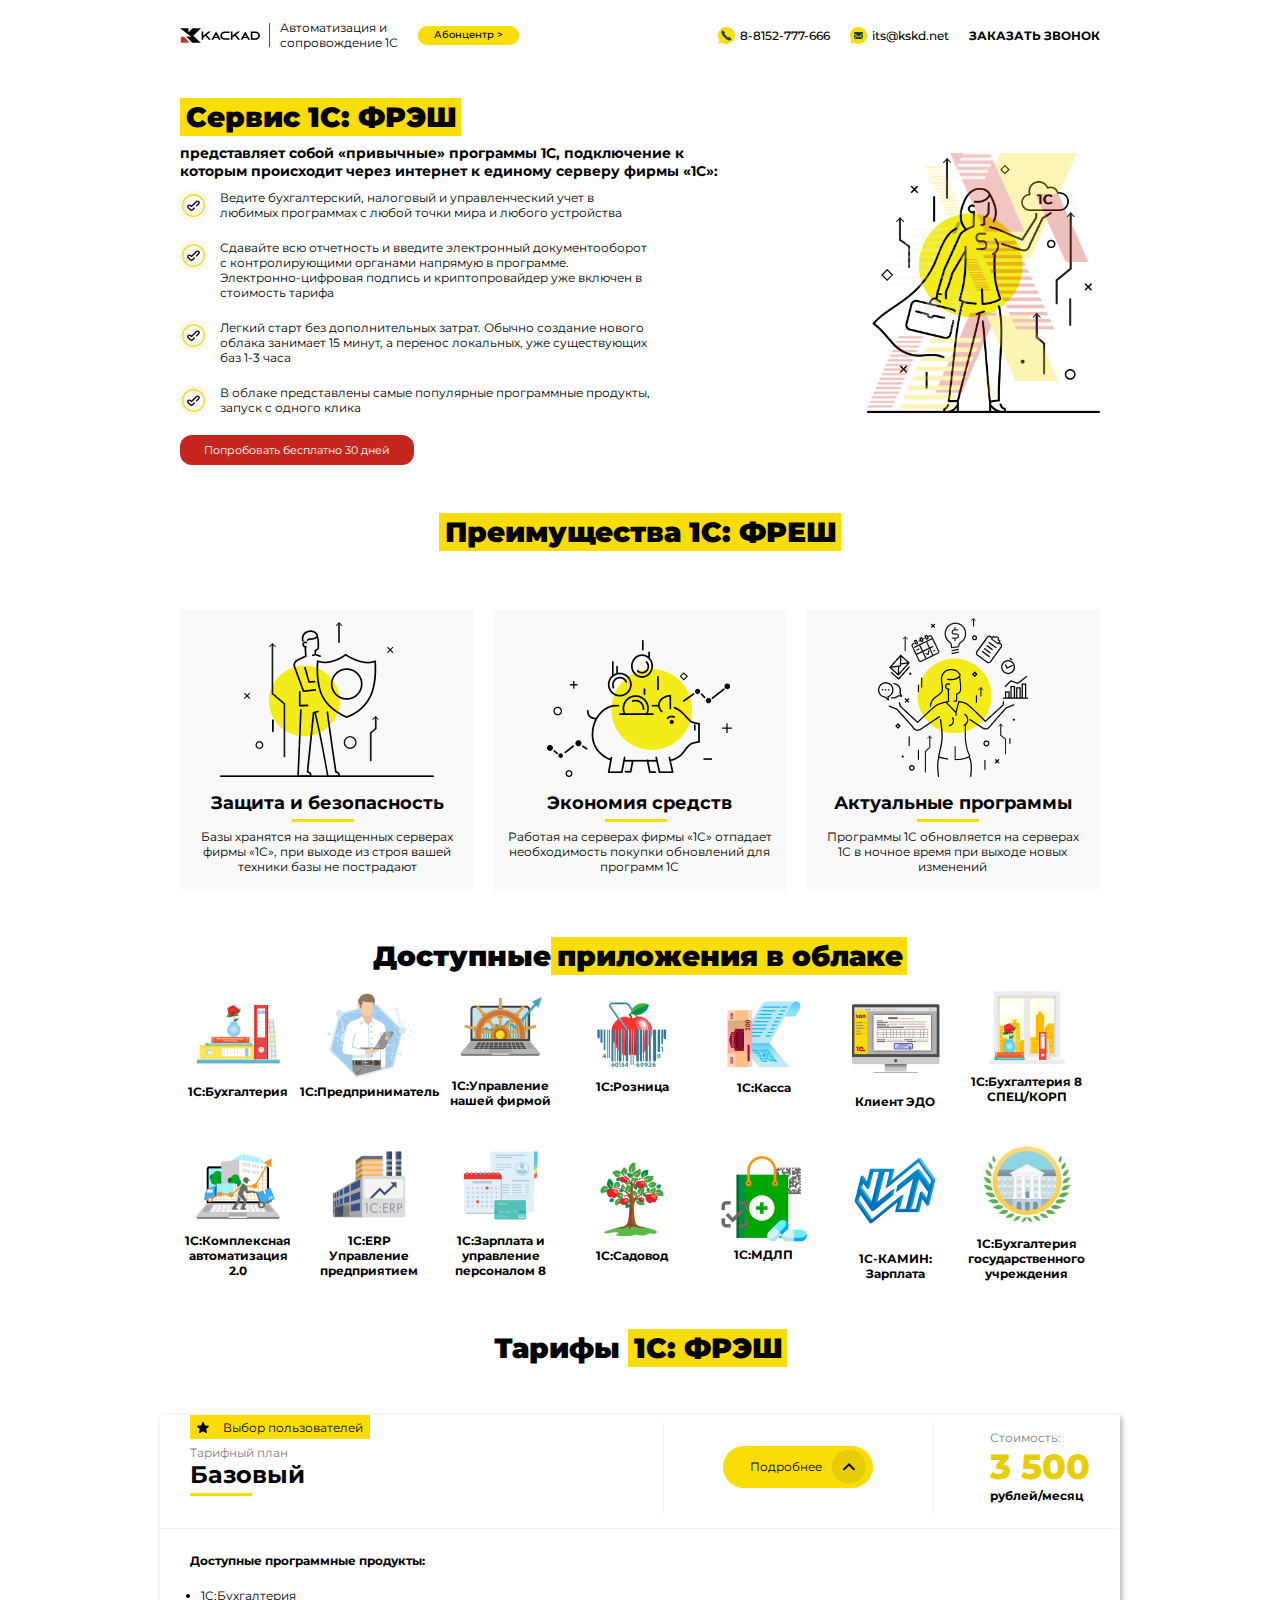
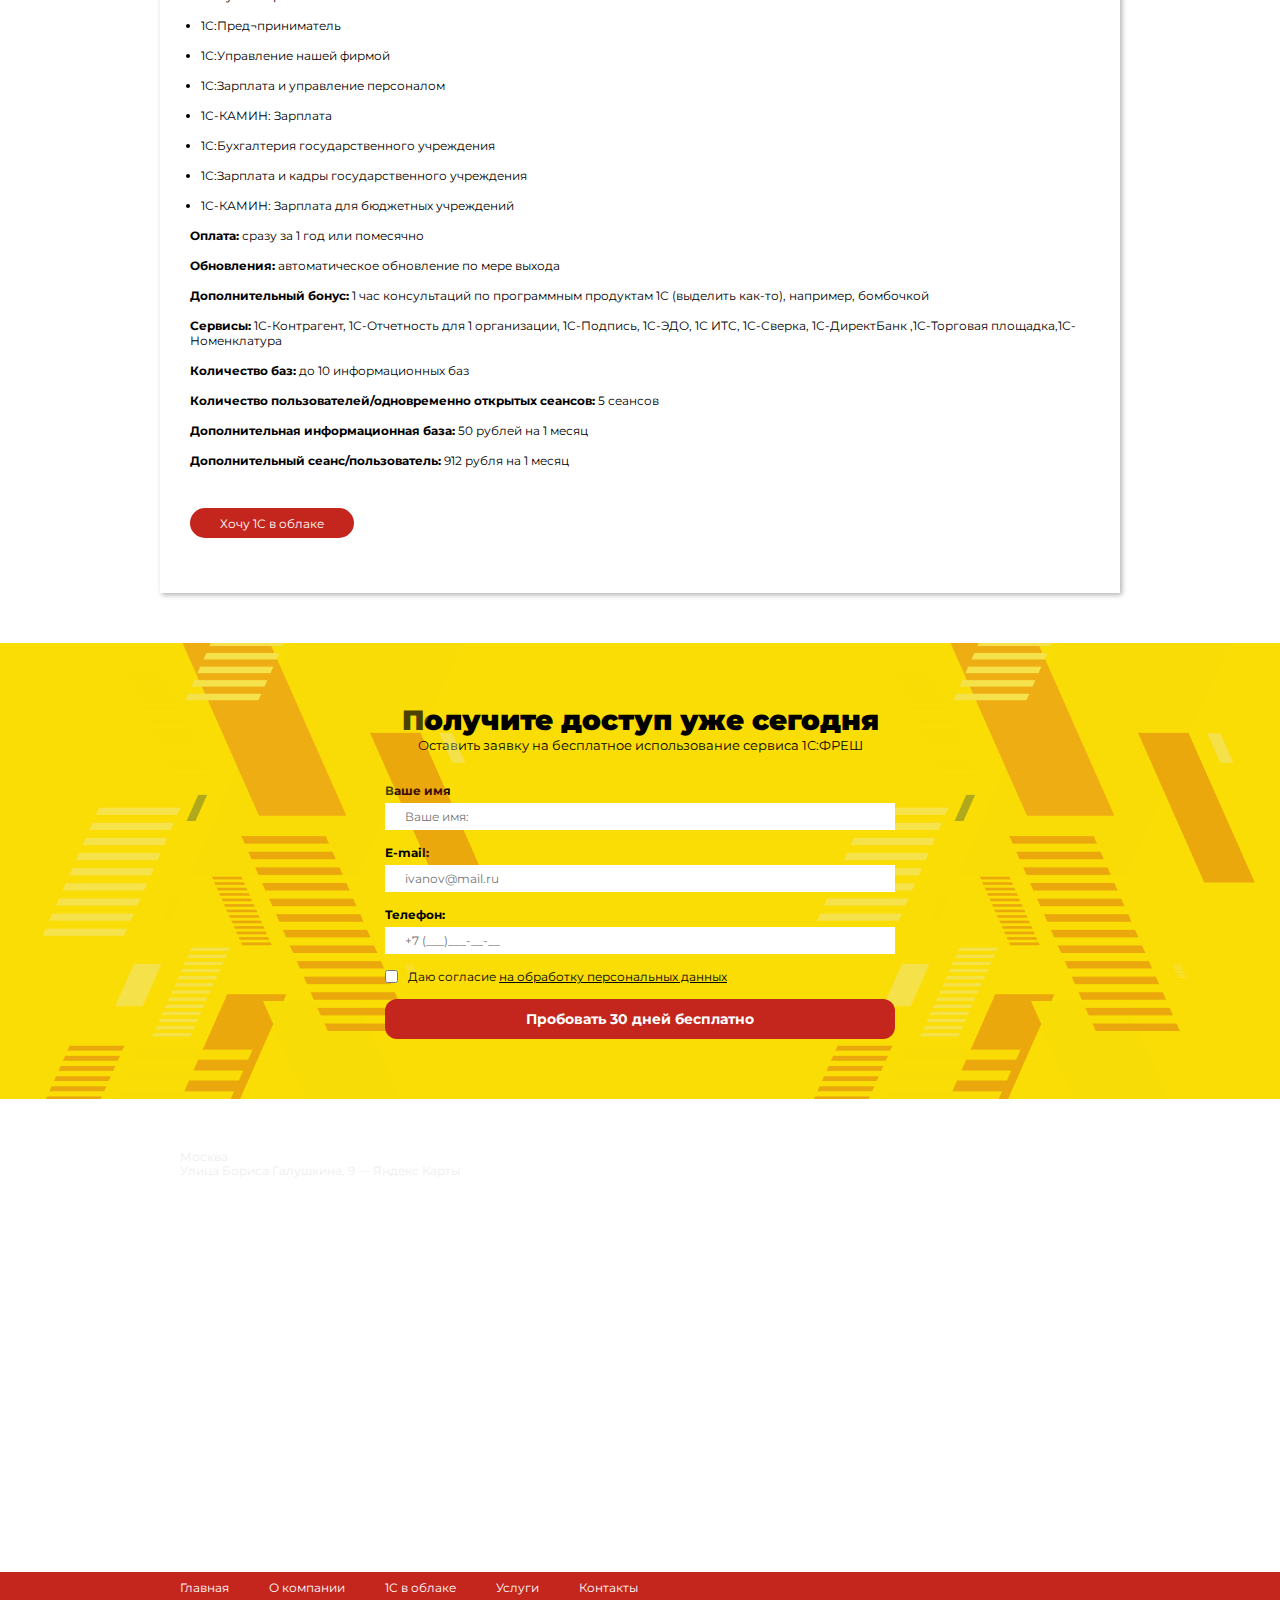
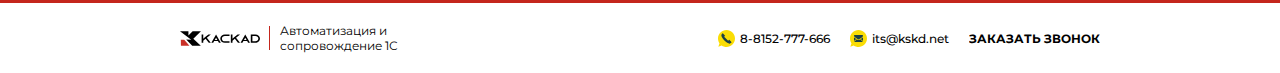
<file: fresh.html>
<!DOCTYPE html>
<html lang="en">

<head>
    <meta charset="UTF-8">
    <meta name="viewport" content="width=device-width, initial-scale=1.0">
    <title>Document</title>
    <link rel="stylesheet" href="./css/main.css">
    <link href="https://fonts.googleapis.com/css?family=Montserrat: regular, 500, 700, 900, 600, 800"
        rel="stylesheet" />
    <link href="https://fonts.googleapis.com/css?family=Roboto: regular" rel="stylesheet" />
</head>

<body>
    <section class="navigation">
        <div class="container">
            <div class="nav-row">
                <div class="nav-row__info">
                    <a href="/index.html"><img src="img/logo.svg" alt="Логотип"></a>
                    <p>Автоматизация и <br> сопровождение 1С</p>
                    <button>Абонцентр &gt;</button>
                </div>
                <div class="nav-row__contacts">
                    <div class="nav-row__contact-phone">
                        <img src="img/number.svg" alt="Номер телефона">
                        <p>8-8152-777-666</p>
                    </div>
                    <div class="nav-row__contact-email">
                        <img src="img/email.svg" alt="Электронная почта">
                        <p>its@kskd.net</p>
                    </div>
                    <div class="nav-row__contact-order">
                        <button>ЗАКАЗАТЬ ЗВОНОК</button>
                    </div>
                </div>
            </div>
        </div>
    </section>
    <section class="slider-item">
        <div class="container">
            <div class="container__slider-item">
                <div class="container__slider-item__info">
                    <h1 class="slider-item__title"><span class="accent-title">Сервис 1С: ФРЭШ</span></h1>
                    <p class="slider-item__subtitle">
                        представляет собой «привычные» программы 1С, подключение к которым
                        происходит через интернет к единому серверу фирмы «1С»:
                    </p>
                    <ul class="slider-item__list">
                        <li class="slider-item__list__item">
                            Ведите бухгалтерский, налоговый и управленческий учет в
                            любимых программах с любой точки мира и любого устройства
                        </li>
                        <li class="slider-item__list__item">
                            Сдавайте всю отчетность и введите электронный
                            документооборот с контролирующими органами напрямую в программе. Электронно-цифровая подпись
                            и криптопровайдер уже включен в стоимость тарифа
                        </li>
                        <li class="slider-item__list__item">
                            Легкий старт без дополнительных затрат. Обычно создание
                            нового облака занимает 15 минут, а перенос локальных, уже существующих баз 1-3 часа
                        </li>
                        <li class="slider-item__list__item">
                            В облаке представлены самые популярные программные продукты,
                            запуск с одного клика
                        </li>
                    </ul>
                    <button class="container__slider-item__button"><a href="#">Попробовать бесплатно 30 дней</a></button>
                </div>
                <div class="container__slider-item__images">
                    <img class="container__slider-item__image" src="img/womenWithCloud.png" alt=""
                        style="height: 260px;">
                    <img class="container__slider-item__background" src="img/backgroundVectors.png" alt="">
                </div>
            </div>
        </div>
    </section>
    <section class="slider-item-benefits">
        <div class="container">
            <h2 class="slider-item-benefits__title"><span class="accent-title">Преимущества 1С: ФРЕШ</span></h2>
            <ul class="slider-item-benefits__list">
                <li class="slider-item-benefits__item">
                    <img class="slider-item-benefits__item-imamge" src="/img/manWithShield.png" alt="">
                    <h3 class="slider-item-benefits__item-title">Защита и безопасность</h3>
                    <p class="slider-item-benefits__item-subtitle">Базы хранятся на защищенных серверах фирмы «1С», при
                        выходе из строя вашей техники базы не пострадают</p>
                </li>
                <li class="slider-item-benefits__item">
                    <img class="slider-item-benefits__item-imamge" src="/img/pig.png" alt="" height="159px">
                    <h3 class="slider-item-benefits__item-title">Экономия средств</h3>
                    <p class="slider-item-benefits__item-subtitle">Работая на серверах фирмы «1С»
                        отпадает необходимость покупки обновлений для
                        программ 1С</p>
                </li>
                <li class="slider-item-benefits__item">
                    <img class="slider-item-benefits__item-imamge" src="/img/womenWithThings.png" alt="">
                    <h3 class="slider-item-benefits__item-title">Актуальные программы</h3>
                    <p class="slider-item-benefits__item-subtitle">Программы 1С обновляется на серверах 1С в ночное
                        время при выходе новых изменений</p>
                </li>
            </ul>

        </div>
    </section>
    <section class="access-apps">
        <div class="container">
            <h2 class="access-apps__title">Доступные<span class="accent-title">приложения в облаке</span></h2>
            <ul class="access-apps__list">
                <li class="access-apps__item">
                    <img src="/img/books.png" alt="">
                    <p>1С:Бухгалтерия</p>
                </li>
                <li class="access-apps__item">
                    <img src="/img/men.png" alt="">
                    <p>1С:Предприниматель</p>
                </li>
                <li class="access-apps__item">
                    <img src="/img/laptop.png" alt="">
                    <p>1С:Управление нашей фирмой</p>
                </li>
                <li class="access-apps__item">
                    <img src="/img/apple.png" alt="">
                    <p>1С:Розница</p>
                </li>
                <li class="access-apps__item">
                    <img src="/img/money.png" alt="">
                    <p>1C:Касса</p>
                </li>
                <li class="access-apps__item">
                    <img src="/img/computer.png" alt="">
                    <p>Клиент ЭДО</p>
                </li>
                <li class="access-apps__item">
                    <img src="/img/window.png" alt="">
                    <p>1C:Бухгалтерия 8 СПЕЦ/КОРП</p>
                </li>
                <li class="access-apps__item">
                    <img src="/img/laptopBuilding.png" alt="">
                    <p>1С:Комплексная автоматизация 2.0</p>
                </li>
                <li class="access-apps__item">
                    <img src="/img/nuke.png" alt="">
                    <p>1С:ERP Управление предприятием</p>
                </li>
                <li class="access-apps__item">
                    <img src="/img/calendar.png" alt="">
                    <p>1С:Зарплата и управление персоналом 8</p>
                </li>
                <li class="access-apps__item">
                    <img src="/img/tree.png" alt="">
                    <p>1С:Садовод</p>
                </li>
                <li class="access-apps__item">
                    <img src="/img/pocketWithTablet.png" alt="">
                    <p>1С:МДЛП</p>
                </li>
                <li class="access-apps__item">
                    <img src="/img/arrows.png" alt="">
                    <p>1С-КАМИН: Зарплата</p>
                </li>
                <li class="access-apps__item">
                    <img src="/img/university.png" alt="">
                    <p>1С:Бухгалтерия государственного учреждения</p>
                </li>
            </ul>
        </div>
    </section>
    <section class="tariffs">
        <h2 class="title">Тарифы <span class="accent-title">1С: ФРЭШ</span></h2>
        <div class="container container--tariffs">
            <div class="tariff-accent-block">
                <img src="/img/star.svg" alt="Выбор пользователей">
                <p>Выбор пользователей</p>
            </div>
            <div class="tariff__block">
                <div class="tariff__block__header">
                    <div class="tariff__block-header__plan">
                        <p>Тарифный план</p>
                        <h3>Базовый</h3>
                    </div>
                    <button class="tariff__block-header__button button">
                        Подробнее
                        <img src="/img/arrowForButton.svg" alt="">
                    </button>
                    <div class="tariff__block-header__price">
                        <p>Стоимость:</p>
                        <h3>3 500</h3>
                        <p>рублей/месяц</p>
                    </div>
                </div>
                <div class="tariff__block-main">
                    <p><strong>Доступные программные продукты:</strong></p>
                    <ul class="tariff__block-main__list">
                        <li class="tariff__block-main__item">1C:Бухгалтерия</li>
                        <li class="tariff__block-main__item">1С:Пред¬приниматель</li>
                        <li class="tariff__block-main__item">1С:Управление нашей фирмой</li>
                        <li class="tariff__block-main__item">1С:Зарплата и управление персоналом</li>
                        <li class="tariff__block-main__item">1С-КАМИН: Зарплата</li>
                        <li class="tariff__block-main__item">1С:Бухгалтерия государственного учреждения</li>
                        <li class="tariff__block-main__item">1С:Зарплата и кадры государственного учреждения</li>
                        <li class="tariff__block-main__item">1С-КАМИН: Зарплата для бюджетных учреждений</li>
                    </ul>
                    <div class="tariff__block-main__info">
                        <p><strong>Оплата: </strong>сразу за 1 год или помесячно</p>
                        <p><strong>Обновления: </strong>автоматическое обновление по мере выхода</p>
                        <p><strong>Дополнительный бонус: </strong>1 час консультаций по программным продуктам 1С (выделить как-то), например, бомбочкой</p>
                        <p><strong>Сервисы: </strong>1С-Контрагент, 1С-Отчетность для 1 организации, 1С-Подпись, 1С-ЭДО, 1С ИТС, 1С-Сверка, 1С-ДиректБанк ,1С-Торговая площадка,1С-Номенклатура</p>
                        <p><strong>Количество баз: </strong>до 10 информационных баз</p>
                        <p><strong>Количество пользователей/одновременно открытых сеансов: </strong>5 сеансов</p>
                        <p><strong>Дополнительная информационная база: </strong>50 рублей на 1 месяц</p>
                        <p><strong>Дополнительный сеанс/пользователь: </strong>912 рубля на 1 месяц</p>
                    </div>
                </div>
                <button class="tariff__block__button button">Хочу 1С в облаке</button>
            </div>
        </div>
    </section>
    <section class="form-block">
        <div class="container">
            <h2 class="title">Получите доступ уже сегодня</h2>
            <p>Оставить заявку на бесплатное использование сервиса 1С:ФРЕШ</p>
            <div class="form">
                <div class="form__name">
                    <label for="name">
                        <p><strong>Ваше имя</strong></p>
                        <input type="text" placeholder="Ваше имя:" name="name" id="name">
                    </label>
                </div>
                <div class="form__email">
                    <label for="email">
                        <p><strong>E-mail:</strong></p>
                        <input type="text" placeholder="ivanov@mail.ru" name="email" id="email">
                    </label>
                </div>
                <div class="form__phone">
                    <label for="phone">
                        <p><strong>Телефон:</strong></p>
                        <input type="tel" placeholder="+7 (___)___-__-__" name="phone" id="phone">
                    </label>
                </div>
                <label for="сonsent" class="consent">
                    <input type="checkbox" name="сonsent" id="сonsent">
                    <p>Даю согласие <span>на обработку персональных данных</span></p>
                </label>
                <button class="button form__button">Пробовать 30 дней бесплатно</button>
            </div>
        </div>
        <img class='form-image-one' src="/img/backgroundVectors.png" alt="">
        <img class="form-image-two" src="/img/backgroundVectors.png" alt="">
    </section>
    <section class="map" style="margin-top: 50px;">
        <div class="container">
            <div style="position:relative;overflow:hidden;"><a
                    href="https://yandex.ru/maps/213/moscow/?utm_medium=mapframe&utm_source=maps"
                    style="color:#eee;font-size:12px;position:absolute;top:0px;">Москва</a><a
                    href="https://yandex.ru/maps/213/moscow/house/ulitsa_borisa_galushkina_9/Z04YcAJlSEAPQFtvfXRzdXpgYw==/?ll=37.657700%2C55.824305&utm_medium=mapframe&utm_source=maps&z=16.6"
                    style="color:#eee;font-size:12px;position:absolute;top:14px;">Улица Бориса Галушкина, 9 —
                    Яндекс Карты</a><iframe
                    src="https://yandex.ru/map-widget/v1/?ll=37.657700%2C55.824305&mode=whatshere&whatshere%5Bpoint%5D=37.655353%2C55.824491&whatshere%5Bzoom%5D=17&z=16.6"
                    width="100%" height="400" frameborder="1" allowfullscreen="true" style="position:relative;"></iframe>
            </div>
        </div>
    </section>
    <section class="red">
        <div class="red_block">
            <div class="container">
                <ul class="red-list">
                    <li class="red-list__item"><a href="#">Главная</a></li>
                    <li class="red-list__item"><a href="#">О компании</a></li>
                    <li class="red-list__item"><a href="#">1С в облаке</a></li>
                    <li class="red-list__item"><a href="#">Услуги</a></li>
                    <li class="red-list__item"><a href="#">Контакты</a></li>
                </ul>
            </div>
        </div>
    </section>
    <section class="navigation navigation--footer">
        <div class="container">
            <div class="nav-row">
                <div class="nav-row__info">
                    <img src="img/logo.svg" alt="Логотип">
                    <p>Автоматизация и <br> сопровождение 1С</p>
                </div>
                <div class="nav-row__contacts">
                    <div class="nav-row__contact-phone">
                        <img src="img/number.svg" alt="Номер телефона">
                        <p>8-8152-777-666</p>
                    </div>
                    <div class="nav-row__contact-email">
                        <img src="img/email.svg" alt="Электронная почта">
                        <p>its@kskd.net</p>
                    </div>
                    <div class="nav-row__contact-order">
                        <button>ЗАКАЗАТЬ ЗВОНОК</button>
                    </div>
                </div>
            </div>
        </div>
    </section>
    
</body>

</html>
</file>
<file: css/main.css>
body {
  font-family: "Montserrat", sans-serif;
  font-size: 12px;
  font-weight: 400;
  color: #000;
  min-width: 960px;
}

html {
  min-width: 960px;
}

header {
  padding-top: 20px;
}

.container {
  width: 960px;
  margin-left: auto;
  margin-right: auto;
  padding-left: 20px;
  padding-right: 20px;
}

span.accent-title {
  background-color: #FADD05;
  padding: 2px 4px 2px 6px;
}

.none {
  display: none;
}

.navigation--footer {
  margin-bottom: 20px;
}

.title {
  font-size: 28px;
  font-weight: 900;
}

.button {
  display: -webkit-box;
  display: -ms-flexbox;
  display: flex;
  -webkit-box-pack: center;
      -ms-flex-pack: center;
          justify-content: center;
  -webkit-box-align: center;
      -ms-flex-align: center;
          align-items: center;
  -webkit-column-gap: 10px;
     -moz-column-gap: 10px;
          column-gap: 10px;
  padding: 10px 15px;
  height: 30px;
  border-radius: 12px;
  background: #333333;
  font-size: 16px;
  color: #fff;
  -webkit-transition: background-color 0.2s ease-in, color 0.2s ease-in;
  transition: background-color 0.2s ease-in, color 0.2s ease-in;
}

/* Reset and base styles  */
* {
  padding: 0px;
  margin: 0px;
  border: none;
}

*,
*::before,
*::after {
  -webkit-box-sizing: border-box;
          box-sizing: border-box;
}

/* Links */
a, a:link, a:visited {
  text-decoration: none;
  color: inherit;
}

a:hover {
  text-decoration: none;
}

/* Common */
aside, nav, footer, header, section, main {
  display: block;
}

h1, h2, h3, h4, h5, h6, p {
  font-size: inherit;
  font-weight: inherit;
}

ul, ul li {
  list-style: none;
}

img {
  vertical-align: top;
}

img, svg {
  max-width: 100%;
  height: auto;
}

address {
  font-style: normal;
}

/* Form */
input, textarea, button, select {
  font-family: inherit;
  font-size: inherit;
  color: inherit;
  background-color: transparent;
}

input::-ms-clear {
  display: none;
}

button, input[type=submit] {
  display: inline-block;
  -webkit-box-shadow: none;
          box-shadow: none;
  background-color: transparent;
  background: none;
  cursor: pointer;
}

input:focus, input:active,
button:focus, button:active {
  outline: none;
}

button::-moz-focus-inner {
  padding: 0;
  border: 0;
}

label {
  cursor: pointer;
}

legend {
  display: block;
}

.navigation {
  margin-top: 20px;
}

.nav-row {
  display: -webkit-box;
  display: -ms-flexbox;
  display: flex;
  -webkit-box-align: center;
      -ms-flex-align: center;
          align-items: center;
  -webkit-box-pack: justify;
      -ms-flex-pack: justify;
          justify-content: space-between;
}

.nav-row__info {
  display: -webkit-box;
  display: -ms-flexbox;
  display: flex;
  -webkit-box-align: center;
      -ms-flex-align: center;
          align-items: center;
  -webkit-column-gap: 20px;
     -moz-column-gap: 20px;
          column-gap: 20px;
  position: relative;
}
.nav-row__info::before {
  content: " ";
  width: 1px;
  height: 24px;
  background-color: #C4261D;
  position: absolute;
  top: 3px;
  left: 89px;
}
.nav-row__info button {
  font-size: 10px;
  font-weight: 500;
  padding: 2px 16px 4px;
  background-color: #FADD05;
  border-radius: 9px;
  -webkit-transition: background-color 0.2s linear;
  transition: background-color 0.2s linear;
}
.nav-row__info button:hover {
  background-color: #C4261D;
  color: #fff;
}

.nav-row__contacts {
  display: -webkit-box;
  display: -ms-flexbox;
  display: flex;
  -webkit-box-align: center;
      -ms-flex-align: center;
          align-items: center;
  -webkit-column-gap: 20px;
     -moz-column-gap: 20px;
          column-gap: 20px;
  font-weight: 500;
}
.nav-row__contacts div {
  display: -webkit-box;
  display: -ms-flexbox;
  display: flex;
  -webkit-box-align: center;
      -ms-flex-align: center;
          align-items: center;
  -webkit-column-gap: 5px;
     -moz-column-gap: 5px;
          column-gap: 5px;
}

.nav-row__contact-order {
  overflow: hidden;
  position: relative;
  z-index: 1;
}
.nav-row__contact-order::before {
  content: " ";
  width: 50px;
  height: 4px;
  background-color: #FADD05;
  position: absolute;
  bottom: 0px;
  left: -50px;
  z-index: -1;
  -webkit-transition: left 0.1s linear;
  transition: left 0.1s linear;
}
.nav-row__contact-order:hover::before {
  left: 0px;
}
.nav-row__contact-order button {
  font-weight: 700;
}

/*---------HEADER-SLIDER--------------*/
.header__container-slider {
  position: relative;
  width: 960px;
  height: 260px;
  margin: 0 auto;
  overflow: hidden;
  padding-left: 40px;
  padding-right: 40px;
  margin-top: 60px;
}

.header__slider-block {
  display: -webkit-box;
  display: -ms-flexbox;
  display: flex;
  -webkit-box-align: center;
      -ms-flex-align: center;
          align-items: center;
  -webkit-column-gap: 30px;
     -moz-column-gap: 30px;
          column-gap: 30px;
}

.header__slider-block__title {
  font-size: 34px;
  font-weight: 900;
  font-family: "Montserrat";
  margin-bottom: 14px;
}

.header__slider-block__subtitle {
  font-family: "Montserrat";
  width: 500px;
  font-size: 12px;
  margin-bottom: 18px;
  display: -webkit-box;
  display: -ms-flexbox;
  display: flex;
  -webkit-box-orient: vertical;
  -webkit-box-direction: normal;
      -ms-flex-direction: column;
          flex-direction: column;
  row-gap: 10px;
}

.header__slider-block__item {
  position: relative;
}

.header__slider-block__item::after {
  content: " ";
  background-color: #FADD05;
  width: 20px;
  height: 2px;
  position: absolute;
  top: -5px;
  left: 0;
}

.header__slider-block__button {
  padding: 10px 37px;
  background-color: #FADD05;
  border-radius: 10px;
  color: #000;
  font-family: "Montserrat";
  font-size: 11px;
  font-weight: 400;
  -webkit-transition: background-color 0.2s linear;
  transition: background-color 0.2s linear;
}
.header__slider-block__button:hover {
  background-color: #C72C23;
  color: #fff;
}

.header__slider-block__images {
  position: relative;
}

.slider-block__background {
  position: absolute;
  width: 100%;
  top: 0;
  left: 0;
}

.header__prev-button,
.header__next-button {
  position: absolute;
  top: 50%;
  -webkit-transform: translateY(-50%);
          transform: translateY(-50%);
  width: 50px;
  height: 50px;
  background-color: transparent;
  border: none;
  font-size: 24px;
  color: #000;
}
.header__prev-button:hover,
.header__next-button:hover {
  background-color: rgba(192, 192, 192, 0.5);
}

.header__prev-button {
  left: 0px;
}

.header__next-button {
  right: 0px;
}

/*---------/HEADER-SLIDER--------------*/
/*---------GUARANTEES-SLIDER--------------*/
.guarantees__container-slider {
  position: relative;
  width: 960px;
  height: 235px;
  margin: 0 auto;
  overflow: hidden;
  padding-left: 40px;
  padding-right: 40px;
  margin-top: 50px;
}

.guarantees__slider-block {
  display: -webkit-box;
  display: -ms-flexbox;
  display: flex;
  -webkit-box-align: center;
      -ms-flex-align: center;
          align-items: center;
  background-color: #FADD05;
  z-index: 10;
}

.guarantees__slider-block__images {
  position: relative;
}

.guarantees__slider-block__image-vectors {
  position: absolute;
  height: 100%;
  top: 0;
  left: 0;
}

.guarantees__slider-block__image-women {
  position: absolute;
  top: 50%;
  left: 50%;
  -webkit-transform: translate(-50%, -50%);
          transform: translate(-50%, -50%);
}

.guarantees__slider-block__title {
  font-family: "Montserrat";
  width: 540px;
  font-size: 22px;
}

.guarantees__prev-button,
.guarantees__next-button {
  position: absolute;
  top: 50%;
  -webkit-transform: translateY(-50%);
          transform: translateY(-50%);
  width: 50px;
  height: 50px;
  background-color: transparent;
  border: none;
  font-size: 24px;
  color: #000;
}

.guarantees__prev-button {
  left: 0px;
}

.guarantees__next-button {
  right: 0px;
}

/*---------/GUARANTEES-SLIDER--------------*/
.red {
  margin-top: 20px;
}

.red_block {
  padding: 8px 0;
  max-width: 100%;
  background-color: #C4261D;
  color: #fff;
}

.red-list {
  display: -webkit-box;
  display: -ms-flexbox;
  display: flex;
  -webkit-box-align: center;
      -ms-flex-align: center;
          align-items: center;
  -webkit-column-gap: 40px;
     -moz-column-gap: 40px;
          column-gap: 40px;
}

.red-list__item {
  position: relative;
  overflow: hidden;
}
.red-list__item::after {
  content: " ";
  width: 20px;
  height: 2px;
  background-color: #fff;
  position: absolute;
  bottom: 0;
  left: -20px;
  -webkit-transition: left 0.1s linear;
  transition: left 0.1s linear;
}
.red-list__item:hover::after {
  left: 0;
}

.recommendations {
  margin-top: 50px;
}

.recommendation-block {
  display: -webkit-box;
  display: -ms-flexbox;
  display: flex;
  -webkit-box-align: center;
      -ms-flex-align: center;
          align-items: center;
  -webkit-column-gap: 30px;
     -moz-column-gap: 30px;
          column-gap: 30px;
  border: 1px solid #C7C7C7;
  border-left: 0;
}
.recommendation-block h2 {
  font-size: 26px;
  font-weight: 800;
}

.guarantees {
  margin-top: 50px;
}

.guarantees-block {
  display: -webkit-box;
  display: -ms-flexbox;
  display: flex;
  -webkit-box-orient: vertical;
  -webkit-box-direction: normal;
      -ms-flex-direction: column;
          flex-direction: column;
  row-gap: 30px;
}
.guarantees-block h2 {
  font-size: 28px;
  font-weight: 900;
  text-align: center;
}

.guarantees-block__list {
  display: -webkit-box;
  display: -ms-flexbox;
  display: flex;
  -webkit-box-pack: justify;
      -ms-flex-pack: justify;
          justify-content: space-between;
  -ms-flex-wrap: wrap;
      flex-wrap: wrap;
}

.guarantees-block__item {
  display: -webkit-box;
  display: -ms-flexbox;
  display: flex;
  -webkit-column-gap: 10px;
     -moz-column-gap: 10px;
          column-gap: 10px;
  -webkit-box-align: center;
      -ms-flex-align: center;
          align-items: center;
  -webkit-box-flex: 0;
      -ms-flex: 0 1 calc(25% - 1em);
          flex: 0 1 calc(25% - 1em);
}

.guarantees__prev-button:hover {
  background-color: rgba(192, 192, 192, 0.5);
}

.guarantees__next-button:hover {
  background-color: rgba(192, 192, 192, 0.5);
}

.sponsors {
  margin-top: 50px;
}

.sponsors-block h2 {
  font-size: 28px;
  font-weight: 900;
  text-align: center;
}

.sponsors-block__list {
  display: -webkit-box;
  display: -ms-flexbox;
  display: flex;
  -webkit-box-align: center;
      -ms-flex-align: center;
          align-items: center;
  -webkit-box-pack: justify;
      -ms-flex-pack: justify;
          justify-content: space-between;
  margin-top: 40px;
}

.news {
  margin-top: 50px;
}

.news-block__list {
  display: -webkit-box;
  display: -ms-flexbox;
  display: flex;
  -webkit-box-align: center;
      -ms-flex-align: center;
          align-items: center;
  -webkit-box-pack: justify;
      -ms-flex-pack: justify;
          justify-content: space-between;
}

.news-block__item {
  display: -webkit-box;
  display: -ms-flexbox;
  display: flex;
  -webkit-box-orient: vertical;
  -webkit-box-direction: normal;
      -ms-flex-direction: column;
          flex-direction: column;
  -webkit-box-align: center;
      -ms-flex-align: center;
          align-items: center;
  -webkit-box-flex: 0;
      -ms-flex: 0 1 33%;
          flex: 0 1 33%;
  position: relative;
  z-index: 1;
  -webkit-transition: -webkit-box-shadow 0.2s linear;
  transition: -webkit-box-shadow 0.2s linear;
  transition: box-shadow 0.2s linear;
  transition: box-shadow 0.2s linear, -webkit-box-shadow 0.2s linear;
}
.news-block__item:hover {
  -webkit-box-shadow: 1px 1px 6px 1px #8b8b8b;
          box-shadow: 1px 1px 6px 1px #8b8b8b;
}
.news-block__item::after {
  content: " ";
  width: 30px;
  height: 2px;
  background-color: #FADD05;
  position: absolute;
  bottom: 12px;
  right: 74px;
  z-index: -1;
  -webkit-transition: right 0.1s linear;
  transition: right 0.1s linear;
}
.news-block__item:hover:after {
  right: 5px;
}

.news-block__item-wrap {
  padding: 10px;
}
.news-block__item-wrap h3 {
  font-size: 18px;
  font-weight: 700;
  margin-bottom: 6px;
}
.news-block__item-wrap p {
  color: #000;
}
.news-block__item-wrap .news-block__item-wrap--content {
  padding: 0 5px 8px;
}

.news-block__item-date {
  font-size: 10px;
  color: #8b8b8b;
  margin-bottom: 6px;
}

.news-block__item-link {
  text-align: end;
}

.slider-item {
  margin-top: 50px;
}

.container__slider-item {
  display: -webkit-box;
  display: -ms-flexbox;
  display: flex;
  -webkit-box-align: center;
      -ms-flex-align: center;
          align-items: center;
  -webkit-box-pack: justify;
      -ms-flex-pack: justify;
          justify-content: space-between;
}

.container__slider-item__info {
  width: 540px;
}

.slider-item__title {
  font-size: 28px;
  font-weight: 900;
  margin-bottom: 10px;
}

.slider-item__subtitle {
  font-size: 14px;
  font-weight: 700;
  margin-bottom: 10px;
}

.slider-item__list {
  display: -webkit-box;
  display: -ms-flexbox;
  display: flex;
  -webkit-box-orient: vertical;
  -webkit-box-direction: normal;
      -ms-flex-direction: column;
          flex-direction: column;
  row-gap: 20px;
  padding-left: 40px;
  margin-bottom: 20px;
}

.slider-item__list__item {
  position: relative;
  width: 430px;
}
.slider-item__list__item::after {
  content: "";
  position: absolute;
  left: -42px;
  top: 0px;
  width: 30px;
  height: 30px;
  background-image: url("/img/taskCompleted.svg");
  background-repeat: no-repeat;
}

.container__slider-item__button {
  display: -webkit-box;
  display: -ms-flexbox;
  display: flex;
  -webkit-box-pack: center;
      -ms-flex-pack: center;
          justify-content: center;
  -webkit-box-align: center;
      -ms-flex-align: center;
          align-items: center;
  -webkit-column-gap: 10px;
     -moz-column-gap: 10px;
          column-gap: 10px;
  padding: 10px 24px;
  height: 30px;
  border-radius: 12px;
  background: #C4261D;
  font-size: 11px;
  color: #fff;
  -webkit-transition: background-color 0.2s linear, color 0.2s linear;
  transition: background-color 0.2s linear, color 0.2s linear;
}

.container__slider-item__button:hover, .container__slider-item__button:focus {
  background-color: #FADD05;
  color: #000;
}

.container__slider-item__button:active {
  background-color: #222222;
}

.container__slider-item__images {
  position: relative;
}

.container__slider-item__background {
  position: absolute;
  width: 100%;
  top: 0;
  left: 0;
}

.slider-item-benefits {
  margin-top: 50px;
}

.slider-item-benefits__title {
  font-size: 28px;
  font-weight: 900;
  text-align: center;
  margin-bottom: 60px;
}

.slider-item-benefits__list {
  display: -webkit-box;
  display: -ms-flexbox;
  display: flex;
  -webkit-box-align: center;
      -ms-flex-align: center;
          align-items: center;
  -webkit-box-pack: justify;
      -ms-flex-pack: justify;
          justify-content: space-between;
}

.slider-item-benefits__item {
  display: -webkit-box;
  display: -ms-flexbox;
  display: flex;
  -webkit-box-align: center;
      -ms-flex-align: center;
          align-items: center;
  -webkit-box-pack: end;
      -ms-flex-pack: end;
          justify-content: end;
  -webkit-box-orient: vertical;
  -webkit-box-direction: normal;
      -ms-flex-direction: column;
          flex-direction: column;
  row-gap: 15px;
  width: 32%;
  height: 280px;
  background-color: #F9F9F9;
  text-align: center;
  padding: 15px;
  position: relative;
}
.slider-item-benefits__item::before {
  content: " ";
  width: 62px;
  height: 3px;
  background-color: #FADD05;
  position: absolute;
  bottom: 24%;
  left: 38%;
}

.slider-item-benefits__item-title {
  font-size: 18px;
  font-weight: 700;
}

.access-apps {
  margin-top: 50px;
}

.access-apps__title {
  font-size: 28px;
  font-weight: 900;
  text-align: center;
}

.access-apps__list {
  display: -ms-grid;
  display: grid;
  -ms-grid-columns: (1fr)[7];
  grid-template-columns: repeat(7, 1fr);
  -ms-grid-rows: 1fr 20px 1fr;
  grid-template-rows: repeat(2, 1fr);
  grid-row-gap: 20px;
}

.access-apps__list > *:nth-child(1) {
  -ms-grid-row: 1;
  -ms-grid-column: 1;
}

.access-apps__list > *:nth-child(2) {
  -ms-grid-row: 1;
  -ms-grid-column: 2;
}

.access-apps__list > *:nth-child(3) {
  -ms-grid-row: 1;
  -ms-grid-column: 3;
}

.access-apps__list > *:nth-child(4) {
  -ms-grid-row: 1;
  -ms-grid-column: 4;
}

.access-apps__list > *:nth-child(5) {
  -ms-grid-row: 1;
  -ms-grid-column: 5;
}

.access-apps__list > *:nth-child(6) {
  -ms-grid-row: 1;
  -ms-grid-column: 6;
}

.access-apps__list > *:nth-child(7) {
  -ms-grid-row: 1;
  -ms-grid-column: 7;
}

.access-apps__list > *:nth-child(8) {
  -ms-grid-row: 3;
  -ms-grid-column: 1;
}

.access-apps__list > *:nth-child(9) {
  -ms-grid-row: 3;
  -ms-grid-column: 2;
}

.access-apps__list > *:nth-child(10) {
  -ms-grid-row: 3;
  -ms-grid-column: 3;
}

.access-apps__list > *:nth-child(11) {
  -ms-grid-row: 3;
  -ms-grid-column: 4;
}

.access-apps__list > *:nth-child(12) {
  -ms-grid-row: 3;
  -ms-grid-column: 5;
}

.access-apps__list > *:nth-child(13) {
  -ms-grid-row: 3;
  -ms-grid-column: 6;
}

.access-apps__list > *:nth-child(14) {
  -ms-grid-row: 3;
  -ms-grid-column: 7;
}

.access-apps__item {
  display: -webkit-box;
  display: -ms-flexbox;
  display: flex;
  -webkit-box-align: center;
      -ms-flex-align: center;
          align-items: center;
  -webkit-box-orient: vertical;
  -webkit-box-direction: normal;
      -ms-flex-direction: column;
          flex-direction: column;
  -webkit-box-pack: center;
      -ms-flex-pack: center;
          justify-content: center;
  row-gap: 5px;
  width: 116px;
  text-align: center;
  font-weight: 700;
}

.tariffs {
  margin-top: 50px;
  margin-bottom: 50px;
}
.tariffs h2 {
  text-align: center;
}

.container--tariffs {
  position: relative;
  margin-top: 50px;
  padding: 15px 30px;
  -webkit-box-shadow: 2px 2px 5px rgba(0, 0, 0, 0.3);
          box-shadow: 2px 2px 5px rgba(0, 0, 0, 0.3);
}

.tariff-accent-block {
  display: -webkit-box;
  display: -ms-flexbox;
  display: flex;
  -webkit-box-align: center;
      -ms-flex-align: center;
          align-items: center;
  -ms-flex-pack: distribute;
      justify-content: space-around;
  width: 180px;
  height: 24px;
  background-color: #FADD05;
  position: absolute;
  top: 0;
  left: 30px;
}

.tariff__block {
  padding: 0 0 40px;
}

.tariff__block__header {
  position: relative;
  display: -webkit-box;
  display: -ms-flexbox;
  display: flex;
  -webkit-box-align: center;
      -ms-flex-align: center;
          align-items: center;
  padding-bottom: 50px;
}
.tariff__block__header::after {
  content: " ";
  width: 958px;
  height: 1px;
  background-color: #f1f1f1;
  position: absolute;
  bottom: 24px;
  left: -30px;
}

.tariff__block-header__plan {
  position: relative;
  margin-right: auto;
}
.tariff__block-header__plan p {
  color: #827E7E;
}
.tariff__block-header__plan h3 {
  font-size: 24px;
  font-weight: 700;
}
.tariff__block-header__plan::after {
  content: " ";
  width: 62px;
  height: 3px;
  background-color: #FADD05;
  position: absolute;
  bottom: -7px;
  left: 0;
}

.tariff__block-header__button {
  position: relative;
  width: 150px;
  height: 42px;
  border-radius: 40px;
  background-color: #FADD05;
  color: #000;
  font-size: 12px;
  font-weight: 400;
  padding-left: 35px;
  margin-right: 117px;
  -webkit-transition: color 0.2s linear, background-color 0.2s linear;
  transition: color 0.2s linear, background-color 0.2s linear;
}
.tariff__block-header__button:hover, .tariff__block-header__button:focus, .tariff__block-header__button:active {
  background-color: #C4261D;
  color: #fff;
}
.tariff__block-header__button::after {
  content: " ";
  width: 1px;
  height: 93px;
  background-color: #f1f1f1;
  position: absolute;
  top: -25px;
  left: -40%;
}
.tariff__block-header__button::before {
  content: " ";
  width: 1px;
  height: 93px;
  background-color: #f1f1f1;
  position: absolute;
  top: -25px;
  right: -40%;
}

.tariff__block-header__price p {
  color: #827E7E;
}
.tariff__block-header__price h3 {
  font-size: 35px;
  font-weight: 800;
  color: #E8CD06;
}
.tariff__block-header__price p:nth-child(3) {
  font-weight: 700;
  color: black;
}

.tariff__block-main {
  margin-bottom: 40px;
}
.tariff__block-main > p {
  margin-bottom: 20px;
}

.tariff__block-main__list {
  display: -webkit-box;
  display: -ms-flexbox;
  display: flex;
  -webkit-box-orient: vertical;
  -webkit-box-direction: normal;
      -ms-flex-direction: column;
          flex-direction: column;
  row-gap: 15px;
  margin-bottom: 15px;
  padding-left: 11px;
}

.tariff__block-main__item {
  list-style-type: disc;
}

.tariff__block-main__info {
  display: -webkit-box;
  display: -ms-flexbox;
  display: flex;
  -webkit-box-orient: vertical;
  -webkit-box-direction: normal;
      -ms-flex-direction: column;
          flex-direction: column;
  row-gap: 15px;
}

.tariff__block__button {
  padding: 10px 30px;
  background-color: #C4261D;
  color: #fff;
  font-size: 12px;
  font-weight: 400;
  border-radius: 40px;
  -webkit-transition: color 0.2s linear, background-color 0.2s linear;
  transition: color 0.2s linear, background-color 0.2s linear;
}
.tariff__block__button:hover, .tariff__block__button:focus, .tariff__block__button:active {
  background-color: #FADD05;
  color: #000;
}

.form-block {
  position: relative;
  overflow: hidden;
  background-color: #FADD05;
  padding: 60px 0;
}
.form-block h2 {
  text-align: center;
  z-index: 1;
}
.form-block h2 + p {
  font-size: 13px;
  text-align: center;
  margin-bottom: 30px;
  z-index: 1;
}
.form-block .form-image-one {
  position: absolute;
  top: 0;
  left: 0%;
  z-index: 0;
}
.form-block .form-image-two {
  position: absolute;
  top: 0;
  right: 0%;
  z-index: 0;
}

.form {
  display: -webkit-box;
  display: -ms-flexbox;
  display: flex;
  -webkit-box-orient: vertical;
  -webkit-box-direction: normal;
      -ms-flex-direction: column;
          flex-direction: column;
  -webkit-box-align: center;
      -ms-flex-align: center;
          align-items: center;
  row-gap: 15px;
  margin: 0 auto;
  width: 510px;
}
.form input {
  background-color: #fff;
  width: 510px;
  padding: 6px 20px 6px;
  z-index: 1;
}
.form label {
  display: -webkit-box;
  display: -ms-flexbox;
  display: flex;
  -webkit-box-orient: vertical;
  -webkit-box-direction: normal;
      -ms-flex-direction: column;
          flex-direction: column;
  row-gap: 5px;
  z-index: 1;
}
.form .consent {
  display: -webkit-box;
  display: -ms-flexbox;
  display: flex;
  -webkit-box-orient: horizontal;
  -webkit-box-direction: normal;
      -ms-flex-direction: row;
          flex-direction: row;
  -webkit-box-align: center;
      -ms-flex-align: center;
          align-items: center;
  margin-right: auto;
}
.form .consent input {
  width: unset;
  margin-right: 10px;
}
.form .consent span {
  text-decoration: underline;
}

.form__button {
  width: 510px;
  height: 40px;
  padding-top: 12px;
  padding-bottom: 12px;
  font-size: 14px;
  font-weight: 700;
  background-color: #C4261D;
  z-index: 1;
}

.way {
  margin-top: 50px;
  margin-bottom: 50px;
}

.way-company {
  width: 280px;
}

.additional-information {
  display: -webkit-box;
  display: -ms-flexbox;
  display: flex;
  -webkit-box-align: start;
      -ms-flex-align: start;
          align-items: start;
  -webkit-box-pack: justify;
      -ms-flex-pack: justify;
          justify-content: space-between;
}

.way-company__header {
  position: relative;
  background-color: #FADD05;
  padding: 10px 60px;
  text-align: center;
}
.way-company__header p {
  font-weight: 700;
}
.way-company__header::after {
  content: "";
  width: 10px;
  height: 10px;
  position: absolute;
  left: 47%;
  bottom: -51%;
  border: 10px solid transparent;
  border-top: 10px solid #FADD05;
}

.way-company__main {
  padding: 20px 20px 30px;
  background-color: #F8F8F8;
}

.way-company__list {
  display: -webkit-box;
  display: -ms-flexbox;
  display: flex;
  -webkit-box-orient: vertical;
  -webkit-box-direction: normal;
      -ms-flex-direction: column;
          flex-direction: column;
  row-gap: 10px;
}

.way-company__item {
  display: -webkit-box;
  display: -ms-flexbox;
  display: flex;
  -webkit-box-align: center;
      -ms-flex-align: center;
          align-items: center;
  height: 50px;
}
.way-company__item svg {
  margin-right: 20px;
}
.way-company__item .svg1CInHand {
  width: 43px;
}

.programms-company {
  position: relative;
  display: -webkit-box;
  display: -ms-flexbox;
  display: flex;
  -webkit-box-orient: vertical;
  -webkit-box-direction: normal;
      -ms-flex-direction: column;
          flex-direction: column;
  -webkit-box-align: center;
      -ms-flex-align: center;
          align-items: center;
  row-gap: 10px;
  text-align: center;
  width: 230px;
}
.programms-company::after {
  content: "";
  width: 189px;
  height: 1px;
  background-color: #000;
  position: absolute;
  top: 58%;
  left: 9%;
}

.arrowInCircle {
  position: fixed;
  top: 0%;
  left: 0%;
}

.treaty-block {
  display: -webkit-box;
  display: -ms-flexbox;
  display: flex;
  -webkit-box-align: center;
      -ms-flex-align: center;
          align-items: center;
  -webkit-box-pack: justify;
      -ms-flex-pack: justify;
          justify-content: space-between;
  background-color: #FADD05;
}

.treaty-rectangle {
  position: relative;
  overflow: hidden;
  height: 110px;
}

.treaty-vectors {
  position: absolute;
  top: 0px;
  left: 0px;
  opacity: 0.2;
}

.treaty-notes {
  position: absolute;
  top: 0px;
  left: 0px;
}
</file>
